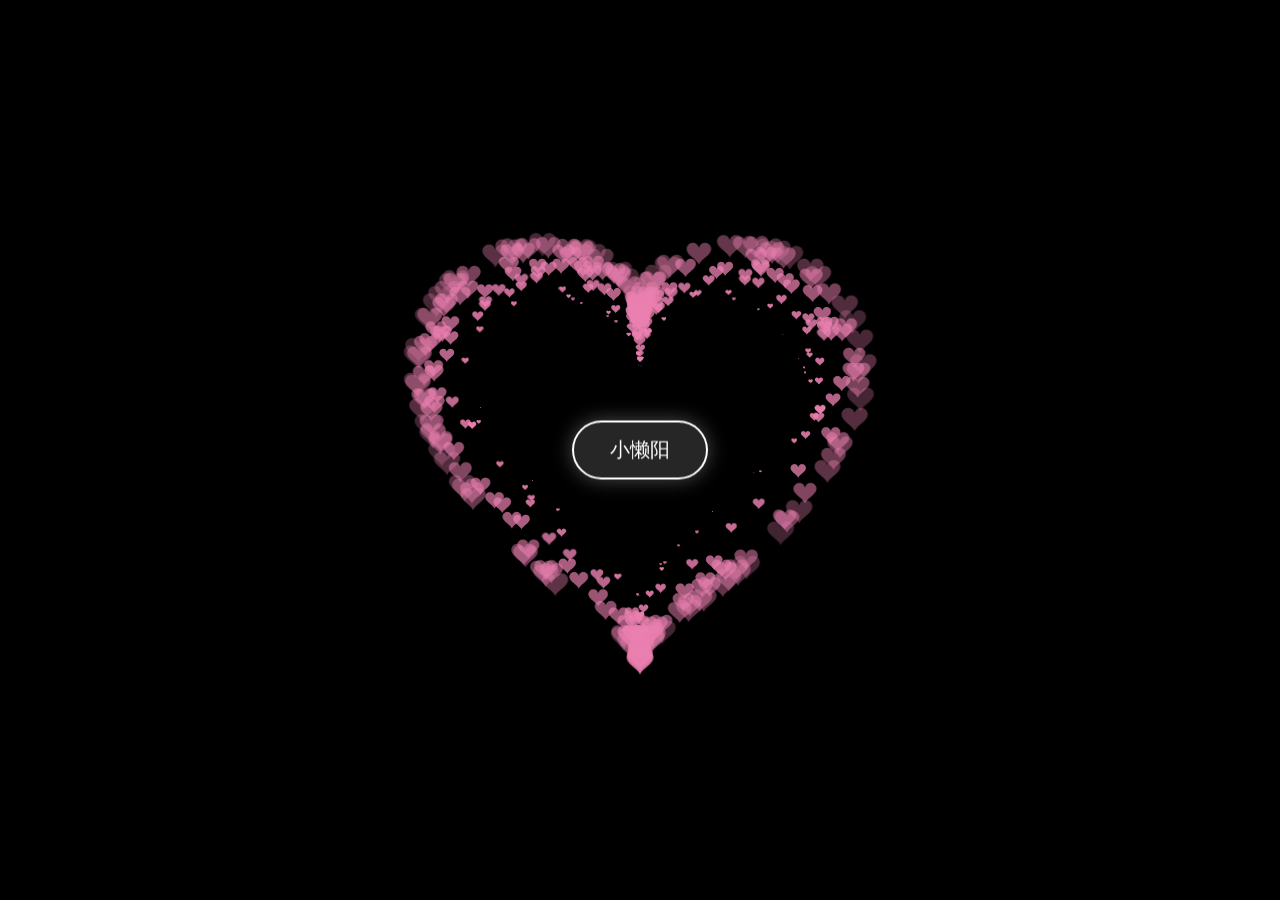
<file: index.html>
<!doctype html>
<html lang="zh">

<head>
    <meta charset="UTF-8">
    <meta http-equiv="X-UA-Compatible" content="IE=edge,chrome=1">
    <meta name="viewport" content="width=device-width, initial-scale=1.0">
    <title>Happy Birthday</title>
    <link rel="stylesheet" type="text/css" href="css/styles.css">
</head>

<style>
    .iframepage {
        -webkit-overflow-scrolling: touch;
        overflow-x: scroll;
        overflow-y: hidden;
    }

    ::-webkit-scrollbar {
        width: 0px;
    }

    /*局部滚动的dom节点*/
    .scroll-el {
        overflow: auto;
    }
</style>

<body>
    <iframe src="./html/love.html" id="iframepage" scrolling="no" onload="changeFrameHeight()" frameborder="0"
        style="width:100%" marginwidth="0" marginheight="0"></iframe>
    <script src="js/jquery-2.1.1.min.js" type="text/javascript"></script>
    <script src="js/account.js" type="text/javascript"></script>

</body>

</html>
</file>
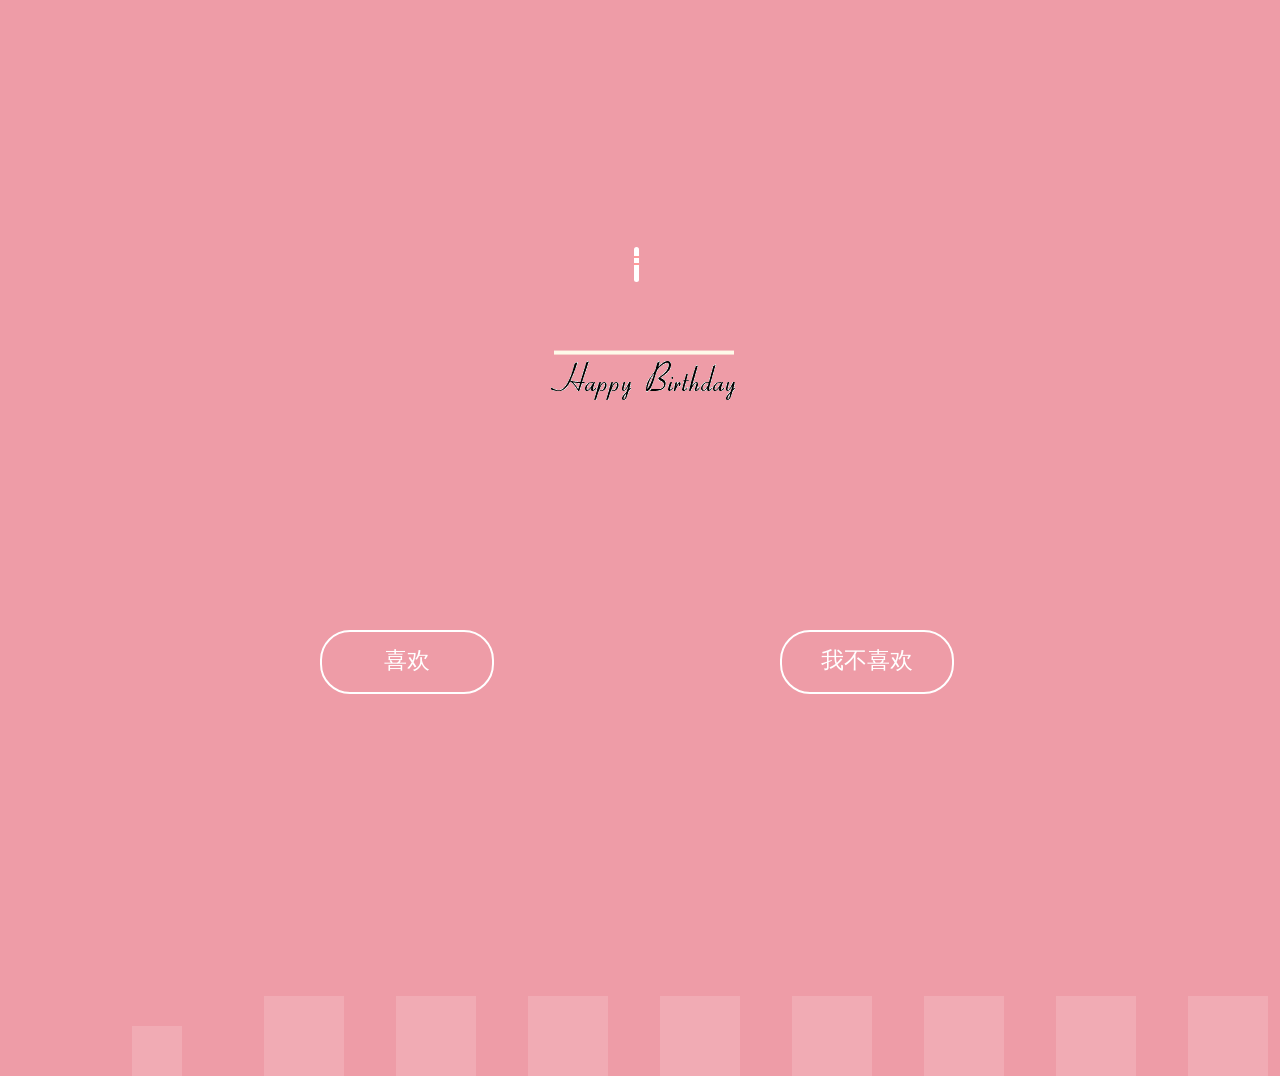
<file: html/BirthdayCake.html>
<!DOCTYPE html>
<html>

<head>

  <meta charset="UTF-8">

  <title>Happy Birthday</title>
  <link rel="stylesheet" href="../css/styless.css" media="screen" type="text/css" />
</head>

<body class="bg">

  <div>
    <div class="velas">
      <div class="fuego"></div>
      <div class="fuego"></div>
      <div class="fuego"></div>
      <div class="fuego"></div>
      <div class="fuego"></div>
    </div>
    <svg id="cake" version="1.1" x="0px" y="0px" width="200px" height="500px" viewBox="0 0 200 500"
      enable-background="new 0 0 200 500" xml:space="preserve">
      <path fill="#a88679" d="M173.667-13.94c-49.298,0-102.782,0-147.334,0c-3.999,0-4-16.002,0-16.002
    		c44.697,0,96.586,0,147.334,0C177.667-29.942,177.668-13.94,173.667-13.94z">
        <animate id="bizcocho_3" attributeName="d" calcMode="spline" keySplines="0 0 1 1; 0 0 1 1" begin="relleno_2.end"
          dur="0.3s" fill="freeze" values="
                              M173.667-13.94c-49.298,0-102.782,0-147.334,0c-3.999,0-4-16.002,0-16.002
    		c44.697,0,96.586,0,147.334,0C177.667-29.942,177.668-13.94,173.667-13.94z
                              ;
                              M173.667,411.567c-47.995,12.408-102.955,12.561-147.334,0
    		c-3.848-1.089-0.189-16.089,3.661-15.002c44.836,12.66,90.519,12.753,139.427,0.07
    		C173.293,395.631,177.541,410.566,173.667,411.567z
                              ;
                              M173.667,427.569c-49.795,0-101.101,0-147.334,0c-3.999,0-4-16.002,0-16.002
    		c46.385,0,97.539,0,147.334,0C177.668,411.567,177.667,427.569,173.667,427.569z
                              " />
      </path>
      <path fill="#8b6a60" d="M100-178.521c1.858,0,3.364,1.506,3.364,3.363c0,0,0,33.17,0,44.227
    		c0,19.144,0,57.431,0,76.574c0,10.152,0,40.607,0,40.607c0,1.858-1.506,3.364-3.364,3.364l0,0c-1.858,0-3.364-1.506-3.364-3.364c0,0,0-30.455,0-40.607c0-19.144,0-57.432,0-76.575c0-11.057,0-44.226,0-44.226C96.636-177.015,98.142-178.521,100-178.521
    		L100-178.521z">
        <animate id="relleno_2" attributeName="d" calcMode="spline" keySplines="0 0 1 1; 0 0 1 1; 0 0 0.58 1"
          begin="bizcocho_2.end" dur="0.5s" fill="freeze" values="
                              M100-178.521c1.858,0,3.364,1.506,3.364,3.363c0,0,0,33.17,0,44.227
    		c0,19.144,0,57.431,0,76.574c0,10.152,0,40.607,0,40.607c0,1.858-1.506,3.364-3.364,3.364l0,0c-1.858,0-3.364-1.506-3.364-3.364c0,0,0-30.455,0-40.607c0-19.144,0-57.432,0-76.575c0-11.057,0-44.226,0-44.226C96.636-177.015,98.142-178.521,100-178.521
    		L100-178.521z
                              ;
                              M100,267.257c1.858,0,3.364,1.506,3.364,3.363c0,0,0,33.17,0,44.227
    		c0,19.143,0,57.43,0,76.574c0,10.151,0,40.606,0,40.606c0,1.858-1.506,3.364-3.364,3.364l0,0c-1.858,0-3.364-1.506-3.364-3.364
    		c0,0,0-30.455,0-40.606c0-19.145,0-57.432,0-76.576c0-11.057,0-44.225,0-44.225C96.636,268.763,98.142,267.257,100,267.257
    		L100,267.257z
                              ;
                              M93.928,405.433c-0.655,6.444-0.102,9.067,2.957,11.798c0,0,8.083,5.571,16.828,3.503
    		c18.629-4.406,43.813,6.194,50.792,7.791c14.75,3.375,9.162,6.867,9.162,6.867c-2.412,2.258-58.328,0-73.667,0l0,0
    		c-1.858,0-69.995,2.133-73.667,0c0,0-3.337-2.439,6.172-5.992c11.375-4.25,52.875,8.822,47.139-9.442
    		c-6.333-20.167,5.226-21.514,5.226-21.514c3.435-0.915,12.78-6.663,10.923-0.546L93.928,405.433z
                              ;
                              M102.242,427.569c5.348,0,14.079,0,17.462,0c0,0,17.026,0,27.504,0
    		c19.143,0,20.39-3.797,26.459,0c3,1.877,0,7.823,0,7.823c-2.412,2.258-58.328,0-73.667,0l0,0c-1.858,0-67.187,0-73.667,0
    		c0,0-4.125-4.983,0-7.823c5.201-3.58,16.085,0,23.725,0c8.841,0,20.762,0,20.762,0c3.686,0,8.597,0,19.511,0H102.242z
                              " />
      </path>
      <path fill="#a88679" d="M173.667-15.929c-46.512,0-105.486,0-147.334,0c-3.999,0-4-16.002,0-16.002
    		c43.566,0,97.96,0,147.334,0C177.667-31.931,177.666-15.929,173.667-15.929z">
        <animate id="bizcocho_2" attributeName="d" calcMode="spline" keySplines="0 0 1 1; 0 0 1 1; 0.25 0 0.58 1"
          begin="relleno_1.end" dur="0.5s" fill="freeze" values="
                              M173.667-15.929c-46.512,0-105.486,0-147.334,0c-3.999,0-4-16.002,0-16.002
    		c43.566,0,97.96,0,147.334,0C177.667-31.931,177.666-15.929,173.667-15.929z
                              ;
                              M173.434,445.393c-47.269,8.001-105.245,8.001-147.334,0c-3.929-0.747-0.692-16.543,3.243-15.824
    		c43.828,8.001,92.165,8.001,140.739,0C174.029,428.918,177.377,444.726,173.434,445.393z
                              ;
                              M173.667,449.514c-47.576-5.454-102.799-5.744-147.333,0c-3.966,0.512-3.938-15.297,0-16.002
    		c43.683-7.823,97.646-8.026,147.333,0C177.616,434.15,177.642,449.969,173.667,449.514z
                              ;
                              M173.667,451.394c-49.298,0-102.782,0-147.334,0c-3.999,0-4-16.002,0-16.002
    		c44.697,0,96.586,0,147.334,0C177.667,435.392,177.668,451.394,173.667,451.394z
                              " />
      </path>
      <path fill="#8b6a60" d="M101.368-73.685c0,12.164,0,15.18,0,28.519c0,22.702,0-13.661,0,8.304c0,14.48,0,18.233,0,30.512
    		c0,1.753-2.958,1.847-2.958,0c0-12.68,0-16.277,0-30.401c0-21.983,0,11.66,0-8.305c0-13.027,0-15.992,0-28.628
    		C98.411-75.883,101.368-75.592,101.368-73.685z">
        <animate id="relleno_1" attributeName="d" calcMode="spline" keySplines="0 0 1 1; 0 0 1 1; 0 0 0.6 1"
          begin="bizcocho_1.end" dur="0.5s" fill="freeze" values="
                              M101.368-73.685c0,12.164,0,15.18,0,28.519c0,22.702,0-13.661,0,8.304c0,14.48,0,18.233,0,30.512
    		c0,1.753-2.958,1.847-2.958,0c0-12.68,0-16.277,0-30.401c0-21.983,0,11.66,0-8.305c0-13.027,0-15.992,0-28.628
    		C98.411-75.883,101.368-75.592,101.368-73.685z
                              ;
                              M101.368,350.885c0,12.164,0,65.18,0,78.518c0,22.703,0-33.66,0-11.695c0,14.48,0,28.232,0,40.512
    		c0,1.753-2.958,1.847-2.958,0c0-12.68,0-26.277,0-40.402c0-21.982,0,31.66,0,11.695c0-13.027,0-65.992,0-78.627
    		C98.411,348.686,101.368,348.977,101.368,350.885z
                              ;
                              M128.38,447.567c37.626,6.312,39.303,13.658,26.833,12.833c-22.653-1.499-13.636-0.831-23.302-0.831
    		c-14.48,0-17.884,0-30.163,0c-2.087,0-2.068,0-3.915,0c-13.333,0-8.963,0-23.088,0c-11.668,0-14.062,5.995-27.532,1.164
    		c-12.629-4.529,38.667-3.167,46.833-17.333C100.077,432.94,105.546,443.736,128.38,447.567z
                              ;
                              M173.667,451.394c2.875,0,2.997,9.257,0,9.131c-22.662-0.956-32.09-0.956-41.756-0.956
    		c-14.48,0-17.884,0-30.163,0c-2.087,0-2.068,0-3.915,0c-13.333,0-8.963,0-23.088,0c-11.668,0-34.99-0.294-48.412,1.831
    		c-4.109,0.65-3.01-10.006,0-10.006C37.129,451.394,149.379,451.394,173.667,451.394z
                              " />
      </path>
      <path fill="#a88679" d="M173.667,21.571c-33.174,0-111.467,0-147.334,0c-4,0-4-16.002,0-16.002c39.836,0,105.982,0,147.334,0
    		C177.668,5.569,177.667,21.571,173.667,21.571z">
        <animate id="bizcocho_1" attributeName="d" calcMode="spline"
          keySplines="0 0 1 1; 0 0 1 1; 0 0 1 1; 0.25 0 1 1; 0 0 1 1; 0.25 0 0.6 1" begin="2s" dur="0.8s" fill="freeze"
          values="
                              M173.667,21.571c-33.174,0-111.467,0-147.334,0c-4,0-4-16.002,0-16.002c39.836,0,105.982,0,147.334,0
    		C177.668,5.569,177.667,21.571,173.667,21.571z
                              ;
                              M173.667,459.569c-33.197,16.002-110.782,16.002-147.334,0c-3.664-1.604,1.614-15.617,5.337-14.153
    		c40.702,16.002,94.289,16.104,136.505,0.103C171.917,444.1,177.271,457.832,173.667,459.569z
                              ;
                              M171.817,475.571c-39.361-3.001-105.438-2.571-143.556,0c-3.991,0.27-7.377-14.736-3.387-15.014
    		c41.553-2.888,104.421-3.121,150.51-0.233C179.378,460.574,175.806,475.875,171.817,475.571z
                              ;
                              M171.817,459.564c-38.8-12.188-104.504-13.762-143.556,0c-3.772,1.329-7.961-12.604-4.178-13.905
    		c40.864-14.064,105.114-15.52,151.918-0.973C179.822,445.874,175.634,460.762,171.817,459.564z
                              ;
                              M173.667,475.571c-46.376-5.005-105.924-4.003-147.334,0c-3.981,0.385-3.479-15.421,0.479-16.002
    		c43.087-6.327,97.705-7.083,146.855,0.438C177.621,460.613,177.644,476,173.667,475.571z
                              ;
                              M173.667,474.117c-46.376,1.866-105.638,2.01-147.334,0c-3.995-0.192-3.52-16.144,0.479-16.002
    		c43.794,1.55,96.341,1.541,145.723,0C176.532,457.99,177.663,473.956,173.667,474.117z
                              ;
                              M173.667,475.571c-46.512,0-105.486,0-147.334,0c-3.999,0-4-16.002,0-16.002c43.566,0,97.96,0,147.334,0
    		C177.667,459.569,177.666,475.571,173.667,475.571z
                              " />
      </path>
      <path fill="#fefae9" d="M104.812,113.216c0,3.119-2.164,5.67-4.812,5.67c-2.646,0-4.812-2.551-4.812-5.67c0-5.594,0-16.782,0-22.375
    	c0-5.143,0-15.427,0-20.568c0-7.333,0-21.998,0-29.33c0-5.523,0-16.569,0-22.092c0-3.295,0-9.885,0-13.181
    	C95.188,2.551,97.353,0,100,0c2.648,0,4.812,2.551,4.812,5.669c0,3.248,0,9.743,0,12.991c0,5.428,0,16.284,0,21.711
    	c0,7.618,0,22.854,0,30.472c0,4.952,0,14.854,0,19.807C104.812,96.292,104.812,107.576,104.812,113.216z">
        <animate id="crema" attributeName="d" calcMode="spline"
          keySplines="0 0 1 1; 0 0 1 1; 0 0 1 1; 0.25 0 1 1; 0 0 1 1; 0 0 0.58 1" begin="bizcocho_3.end" dur="2s"
          fill="freeze" values="
                              M104.812,113.216c0,3.119-2.164,5.67-4.812,5.67c-2.646,0-4.812-2.551-4.812-5.67c0-5.594,0-16.782,0-22.375
    	c0-5.143,0-15.427,0-20.568c0-7.333,0-21.998,0-29.33c0-5.523,0-16.569,0-22.092c0-3.295,0-9.885,0-13.181
    	C95.188,2.551,97.353,0,100,0c2.648,0,4.812,2.551,4.812,5.669c0,3.248,0,9.743,0,12.991c0,5.428,0,16.284,0,21.711
    	c0,7.618,0,22.854,0,30.472c0,4.952,0,14.854,0,19.807C104.812,96.292,104.812,107.576,104.812,113.216z
                              ;
                              M104.812,405.897c0,3.119-2.164,5.67-4.812,5.67c-2.646,0-4.812-2.551-4.812-5.67c0-5.594,0-16.782,0-22.376
    	c0-5.143,0-15.426,0-20.568c0-7.332,0-21.997,0-29.33c0-5.522,0-16.568,0-22.092c0-3.295,0-9.885,0-13.181
    	c0-3.118,2.165-5.669,4.812-5.669c2.648,0,4.812,2.551,4.812,5.669c0,3.247,0,9.743,0,12.991c0,5.428,0,16.283,0,21.711
    	c0,7.618,0,22.854,0,30.473c0,4.951,0,14.854,0,19.807C104.812,388.972,104.812,400.256,104.812,405.897z
                              ;
                              M111.873,411.567c-3.119,0-9.226,0-11.874,0c-2.646,0-7.748,0-10.867,0c-7.086,0-12.698,0-18.292,0
    	c-6.592,0-12.871,7.371-19.166,3.008c-10.043-6.961-7.776-10.169,2.991-17.745c12.61-8.873,27.713,1.994,25.919-7.531
    	c-2.589-13.742,11.008-14.513,11.365-17.789c0.441-4.051,4.235-11.107,8.051-8.175c3.113,2.393,1.007,8.008,0,13.159
    	c-1.871,9.569,8.058,2.113,9.494,14.155c2.592,21.732,21.184-0.675,29.309,7.976c5.216,5.553,18.413,5.552,15.426,12.942
    	c-3.131,7.745-15.825-4.369-23.8,2.903C126.261,418.271,118.301,411.567,111.873,411.567z
                              ;
                              M111.873,411.567c-3.119,0-9.226,0-11.874,0c-2.646,0-9.734,4.069-12.853,4.069
    	c-7.086,0-10.712-4.069-16.306-4.069c-6.592,0-12.12,6.013-19.166,3.008c-7.053-3.008-7.458,2.026-18.659,1.165
    	c-6.832-0.525-7.522-3.034-7.533-6.265c-0.037-10.336,22.073-2.452,36.613-2.628c10.234-0.124,19.856-1.439,37.905-2.102
    	c16.642-0.61,32.699,1.552,46.009,1.927c12.438,0.351,29.663-8.99,31.532,3.315c0.773,5.093-5.605,3.342-11.211,9.579
    	c-5.093,5.667-7.59-4.605-12.965-3.832c-8.269,1.189-14.962-8.537-22.937-1.265C126.261,418.271,118.301,411.567,111.873,411.567z
                              ;
                              M110.946,413.652c-2.904-1.137-8.405-2.748-12.446-0.97c-6.099,2.685-7.273,10.358-13.253,8.242
    	c-7.843-2.775-8.953-5.008-14.546-5.01c-24.653-0.011-4.849,26.507-18.264,26.507c-12.377,0,5.791-33.537-19.422-26.682
    	c-7.703,2.095-9.806-0.942-9.817-4.173c-0.037-10.336,24.357-4.544,38.897-4.72c10.234-0.124,19.856-1.439,37.905-2.102
    	c16.642-0.61,32.699,1.552,46.009,1.927c12.438,0.351,28.973-8.865,31.532,3.315c1.449,6.896,0.318,15.624-3.874,15.624
    	c-7.619,0-1.788-15.192-19.243-7.111c-7.581,3.51-15.963-9.738-26.669,1.066C120.644,426.744,118.381,416.561,110.946,413.652z
                              ;
                              M111.547,413.9c-2.969-0.956-8.775-0.949-13.167-0.5c-14.667,1.5-8.325,16.508-14.667,16.666
    	c-6.667,0.166-0.167-13.5-13.013-14.151c-30.471-1.545-5.572,46.651-18.987,46.651c-12.377,0,10.333-50.166-18.667-44.5
    	c-7.835,1.531-9.537-1.417-9.548-4.647c-0.037-10.336,23.675-5.177,38.215-5.353c10.234-0.124,20.618-1.671,38.667-2.333
    	c16.642-0.61,32.023,1.458,45.333,1.833c12.438,0.351,33.819-8.431,33.199,4.001c-0.532,10.666,0.414,26.166-5.245,25.833
    	c-7.606-0.447-2.954-31.5-19.243-18.899c-7.985,6.177-17.658-5.969-27.377,5.732C118.88,434.066,121.38,417.067,111.547,413.9z
                              ;
                              M111.547,415.233c-6.667-0.834-9.667,4.667-13.833,3.333c-19.649-6.291-8.158,22.176-14.5,22.334
    	c-6.667,0.166,2.833-18-13.333-22.167c-29.544-7.615-9.667,43.833-20.167,43.833c-10.333,0,8.004-55.006-16.833-39
    	c-7.5,4.833-9.508-3.78-9.299-7.004c0.799-12.329,23.592-7.153,38.132-7.329c10.234-0.124,20.238-1.505,38.287-2.167
    	c16.642-0.61,32.903,1.125,46.213,1.5c12.438,0.351,35.058-5.579,31.863,6.451c-5.532,20.833,1.25,28.216-4.409,27.883
    	c-7.606-0.447-6.058-37.895-20.62-23.333c-10.167,10.166-15.972-0.747-25,12C119.547,443.568,121.798,416.515,111.547,415.233z
                              " />
      </path>
      <rect class="come" x="10" y="475.571" fill="#fefae9" width="180" height="4" />
    </svg>
  </div>
  <div class="happy">
    <img src="../img/HappyBirthday.png">
  </div>
  <div class="button-style1">
    <a href="Memories.html" class="lk1">
      <div class="link1">
        <div class="bt1">
          喜欢
        </div>
      </div>
    </a>
  </div>
  <div class="button-style2">
    <a class="lk2">
      <div class="link2">
        <div class="bt1">
          我不喜欢
        </div>
      </div>
    </a>
  </div>
  <ul class="bg-bubbles">
    <li></li>
    <li></li>
    <li></li>
    <li></li>
    <li></li>
    <li></li>
    <li></li>
    <li></li>
    <li></li>
    <li></li>
  </ul>
  <script src='../js/jquery.js'></script>
  <audio src="../music/2.mp3" autoplay="autoplay" loop="loop">
</body>

</html>
</file>
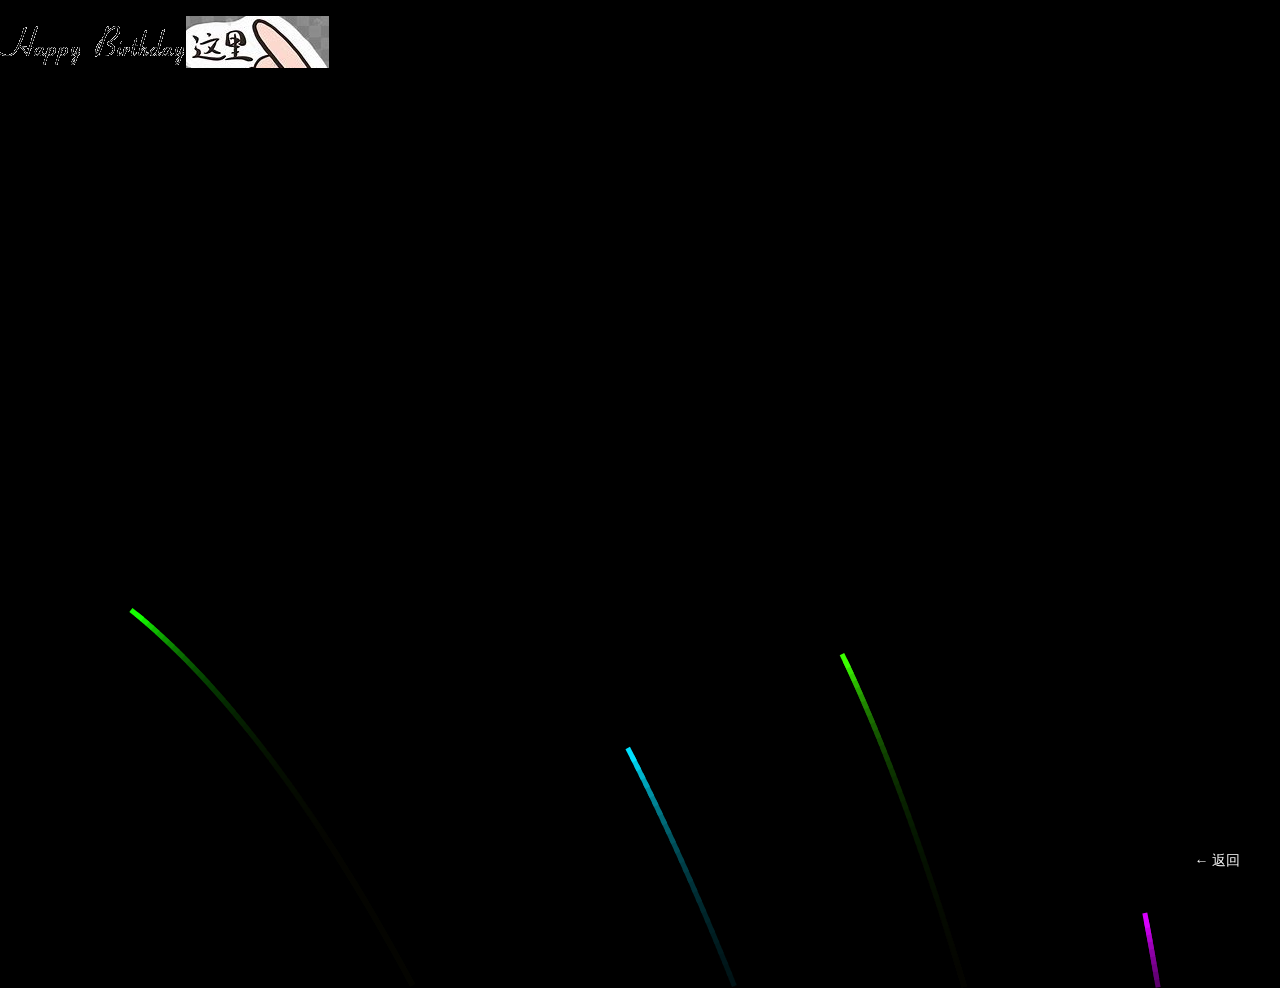
<file: html/EasterEgg.html>
<!DOCTYPE html>
<html lang="en">
<script>
  var _hmt = _hmt || [];
  (function () {
    var hm = document.createElement("script");
    hm.src = "https://hm.baidu.com/hm.js?c923daf3182a4b0ce01878475080aadc";
    var s = document.getElementsByTagName("script")[0];
    s.parentNode.insertBefore(hm, s);
  })();
</script>

<head>
  <meta charset="UTF-8">
  <title>生日快乐！</title>
</head>
<style>
  body {
    margin: 0;
    overflow: hidden;
    background: black;
  }
  canvas {
    position: absolute;
  }
</style>

<body>
<audio id="bgMusic" loop="loop" preload="auto">
  <source src="../music/shun.mp3">
</audio>
<p><a href="./photos.html"><img src="../img/HappyBirthday.png"></a><img src="../img/clickhere.png" ></p>
<!--<img src="../img/h.jpg">-->
<canvas></canvas>
<canvas></canvas>
<canvas></canvas>

<script src="../js/music-continue.js"></script>
<script>

  function GetRequest() {
    var url = decodeURI(location.search); //获取url中"?"符后的字串
    var theRequest = new Object();
    if (url.indexOf("?") != -1) {
      var str = url.substr(1);
      strs = str.split("&");
      for (var i = 0; i < strs.length; i++) {
        theRequest[strs[i].split("=")[0]] = unescape(strs[i].split("=")[1]);
      }
    }
    return theRequest;
  }
  class Shard {
    constructor(x, y, hue) {
      this.x = x;
      this.y = y;
      this.hue = hue;
      this.lightness = 50;
      this.size = 15 + Math.random() * 10;
      const angle = Math.random() * 2 * Math.PI;
      const blastSpeed = 1 + Math.random() * 6;
      this.xSpeed = Math.cos(angle) * blastSpeed;
      this.ySpeed = Math.sin(angle) * blastSpeed;
      this.target = getTarget();
      this.ttl = 100;
      this.timer = 0;
    }
    draw() {
      ctx2.fillStyle = `hsl(${this.hue}, 100%, ${this.lightness}%)`;
      ctx2.beginPath();
      ctx2.arc(this.x, this.y, this.size, 0, 2 * Math.PI);
      ctx2.closePath();
      ctx2.fill();
    }
    update() {
      if (this.target) {
        const dx = this.target.x - this.x;
        const dy = this.target.y - this.y;
        const dist = Math.sqrt(dx * dx + dy * dy);
        const a = Math.atan2(dy, dx);
        const tx = Math.cos(a) * 5;
        const ty = Math.sin(a) * 5;
        this.size = lerp(this.size, 1.5, 0.05);

        if (dist < 5) {
          this.lightness = lerp(this.lightness, 100, 0.01);
          this.xSpeed = this.ySpeed = 0;
          this.x = lerp(this.x, this.target.x + fidelity / 2, 0.05);
          this.y = lerp(this.y, this.target.y + fidelity / 2, 0.05);
          this.timer += 1;
        } else
        if (dist < 10) {
          this.lightness = lerp(this.lightness, 100, 0.01);
          this.xSpeed = lerp(this.xSpeed, tx, 0.1);
          this.ySpeed = lerp(this.ySpeed, ty, 0.1);
          this.timer += 1;
        } else {
          this.xSpeed = lerp(this.xSpeed, tx, 0.02);
          this.ySpeed = lerp(this.ySpeed, ty, 0.02);
        }
      } else {
        this.ySpeed += 0.05;
        //this.xSpeed = lerp(this.xSpeed, 0, 0.1);
        this.size = lerp(this.size, 1, 0.05);

        if (this.y > c2.height) {
          shards.forEach((shard, idx) => {
            if (shard === this) {
              shards.splice(idx, 1);
            }
          });
        }
      }
      this.x = this.x + this.xSpeed;
      this.y = this.y + this.ySpeed;
    }
  }


  class Rocket {
    constructor() {
      const quarterW = c2.width / 4;
      this.x = quarterW + Math.random() * (c2.width - quarterW);
      this.y = c2.height - 15;
      this.angle = Math.random() * Math.PI / 4 - Math.PI / 6;
      this.blastSpeed = 6 + Math.random() * 7;
      this.shardCount = 15 + Math.floor(Math.random() * 15);
      this.xSpeed = Math.sin(this.angle) * this.blastSpeed;
      this.ySpeed = -Math.cos(this.angle) * this.blastSpeed;
      this.hue = Math.floor(Math.random() * 360);
      this.trail = [];
    }
    draw() {
      ctx2.save();
      ctx2.translate(this.x, this.y);
      ctx2.rotate(Math.atan2(this.ySpeed, this.xSpeed) + Math.PI / 2);
      ctx2.fillStyle = `hsl(${this.hue}, 100%, 50%)`;
      ctx2.fillRect(0, 0, 5, 15);
      ctx2.restore();
    }
    update() {
      this.x = this.x + this.xSpeed;
      this.y = this.y + this.ySpeed;
      this.ySpeed += 0.1;
    }

    explode() {
      for (let i = 0; i < 70; i++) {
        shards.push(new Shard(this.x, this.y, this.hue));
      }
    }
  }

  console.log(GetRequest('val').val)
  // INITIALIZATION
  const [c1, c2, c3] = document.querySelectorAll('canvas');
  const [ctx1, ctx2, ctx3] = [c1, c2, c3].map(c => c.getContext('2d'));
  let fontSize = 200;
  const rockets = [];
  const shards = [];
  const targets = [];
  const fidelity = 3;
  let counter = 0;
  c2.width = c3.width = window.innerWidth;
  c2.height = c3.height = window.innerHeight;
  ctx1.fillStyle = '#000';
  const text = '懒阳阳,生日快乐呀！'
  let textWidth = 99999999;

  while (textWidth > window.innerWidth) {
    ctx1.font = `900 ${fontSize--}px Arial`;
    textWidth = ctx1.measureText(text).width;
  }

  c1.width = textWidth;
  c1.height = fontSize * 1.5;
  ctx1.font = `900 ${fontSize}px Arial`;
  ctx1.fillText(text, 0, fontSize);
  const imgData = ctx1.getImageData(0, 0, c1.width, c1.height);
  for (let i = 0, max = imgData.data.length; i < max; i += 4) {
    const alpha = imgData.data[i + 3];
    const x = Math.floor(i / 4) % imgData.width;
    const y = Math.floor(i / 4 / imgData.width);

    if (alpha && x % fidelity === 0 && y % fidelity === 0) {
      targets.push({ x, y });
    }
  }

  ctx3.fillStyle = '#FFF';
  ctx3.shadowColor = '#FFF';
  ctx3.shadowBlur = 25;

  // ANIMATION LOOP
  (function loop() {
    ctx2.fillStyle = "rgba(0, 0, 0, .1)";
    ctx2.fillRect(0, 0, c2.width, c2.height);
    //ctx2.clearRect(0, 0, c2.width, c2.height);
    counter += 1;

    if (counter % 15 === 0) {
      rockets.push(new Rocket());
    }
    rockets.forEach((r, i) => {
      r.draw();
      r.update();
      if (r.ySpeed > 0) {
        r.explode();
        rockets.splice(i, 1);
      }
    });

    shards.forEach((s, i) => {
      s.draw();
      s.update();

      if (s.timer >= s.ttl || s.lightness >= 99) {
        ctx3.fillRect(s.target.x, s.target.y, fidelity + 1, fidelity + 1);
        shards.splice(i, 1);
      }
    });

    requestAnimationFrame(loop);
  })();

  // HELPER FUNCTIONS
  const lerp = (a, b, t) => Math.abs(b - a) > 0.1 ? a + t * (b - a) : b;

  function getTarget() {
    if (targets.length > 0) {
      const idx = Math.floor(Math.random() * targets.length);
      let { x, y } = targets[idx];
      targets.splice(idx, 1);

      x += c2.width / 2 - textWidth / 2;
      y += c2.height / 2 - fontSize / 2;

      return { x, y };
    }
  }
</script>
<a href="javascript:history.back()" style="position:fixed;right:20px;bottom:20px;z-index:9999;display:inline-block;padding:10px 20px;background:rgba(0,0,0,.5);color:#fff;text-decoration:none;border-radius:25px;font-size:14px;box-shadow:0 2px 8px rgba(0,0,0,.3);font-family:Microsoft YaHei;">← 返回</a>
</body>
</html>
</file>
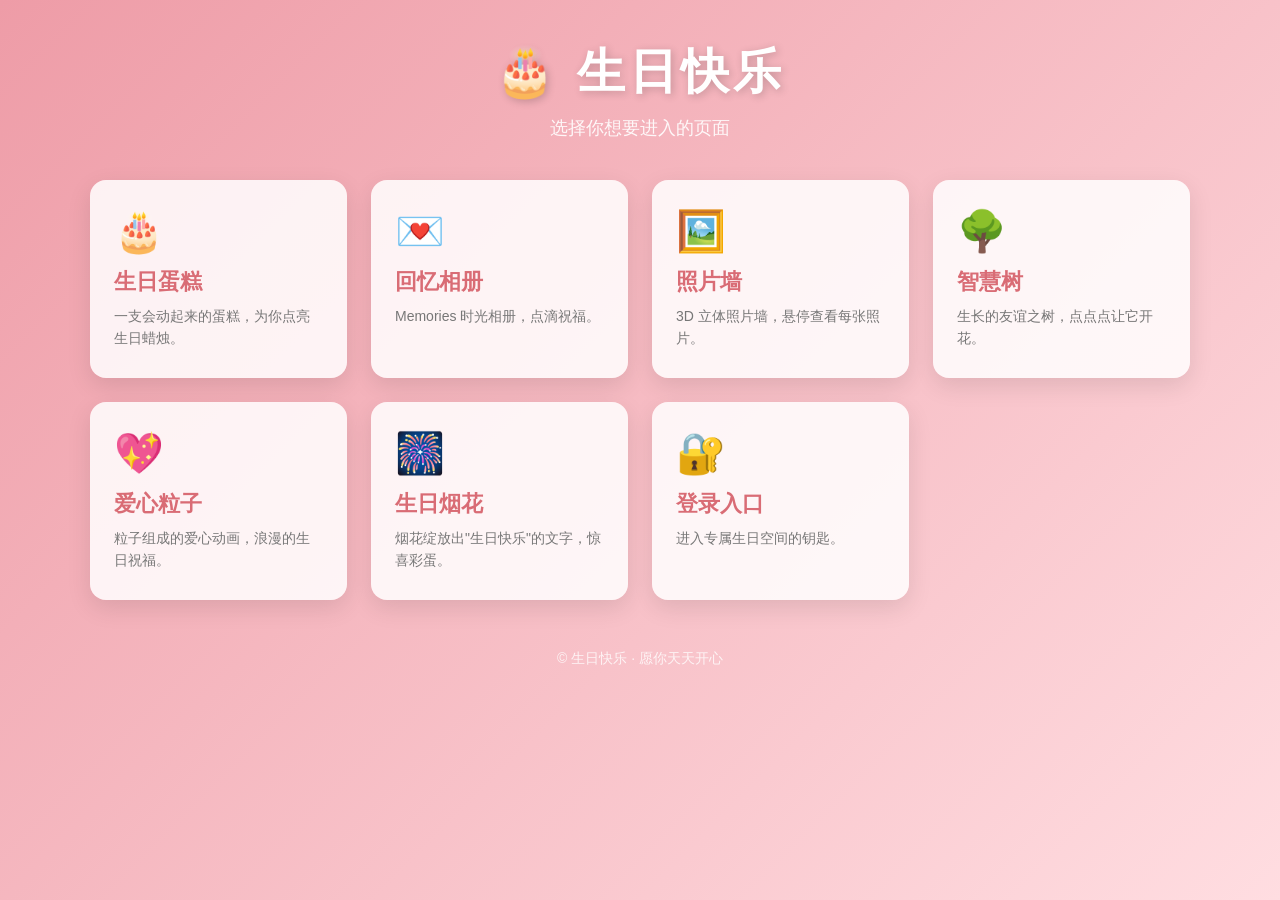
<file: html/home.html>
<!DOCTYPE html>
<html lang="zh-CN">

<head>
  <meta charset="UTF-8">
  <meta name="viewport" content="width=device-width, initial-scale=1.0">
  <title>生日快乐 - 首页</title>
  <style>
    * {
      margin: 0;
      padding: 0;
      box-sizing: border-box;
    }
    body {
      min-height: 100vh;
      font-family: "Microsoft YaHei", sans-serif;
      background: linear-gradient(135deg, #ee9ca7 0%, #ffdde1 100%);
      display: flex;
      flex-direction: column;
      align-items: center;
      padding: 40px 20px;
    }
    .title {
      text-align: center;
      margin-bottom: 40px;
    }
    .title h1 {
      font-size: 48px;
      color: #fff;
      text-shadow: 2px 2px 8px rgba(0, 0, 0, .2);
      letter-spacing: 4px;
    }
    .title p {
      margin-top: 12px;
      font-size: 18px;
      color: rgba(255, 255, 255, .9);
    }
    .grid {
      display: grid;
      grid-template-columns: repeat(auto-fit, minmax(240px, 1fr));
      gap: 24px;
      width: 100%;
      max-width: 1100px;
    }
    .card {
      display: block;
      text-decoration: none;
      background: rgba(255, 255, 255, .85);
      border-radius: 16px;
      padding: 28px 24px;
      color: #444;
      box-shadow: 0 8px 24px rgba(0, 0, 0, .1);
      transition: transform .3s, box-shadow .3s, background .3s;
      position: relative;
      overflow: hidden;
    }
    .card:hover {
      transform: translateY(-6px);
      box-shadow: 0 16px 32px rgba(0, 0, 0, .18);
      background: rgba(255, 255, 255, .95);
    }
    .card .icon {
      font-size: 40px;
      margin-bottom: 12px;
    }
    .card h2 {
      font-size: 22px;
      margin-bottom: 8px;
      color: #d96c75;
    }
    .card p {
      font-size: 14px;
      line-height: 1.6;
      color: #777;
    }
    .card::after {
      content: "→";
      position: absolute;
      right: 20px;
      bottom: 16px;
      font-size: 22px;
      color: #ee9ca7;
      opacity: 0;
      transition: opacity .3s, transform .3s;
    }
    .card:hover::after {
      opacity: 1;
      transform: translateX(4px);
    }
    .footer {
      margin-top: 50px;
      color: rgba(255, 255, 255, .8);
      font-size: 14px;
    }
    /* 气泡背景 */
    .bubbles {
      position: fixed;
      top: 0;
      left: 0;
      width: 100%;
      height: 100%;
      z-index: -1;
      overflow: hidden;
      pointer-events: none;
    }
    .bubbles span {
      position: absolute;
      bottom: -80px;
      display: block;
      width: 40px;
      height: 40px;
      background: rgba(255, 255, 255, .25);
      border-radius: 50%;
      animation: rise 18s infinite ease-in;
    }
    .bubbles span:nth-child(1) { left: 10%; animation-duration: 16s; }
    .bubbles span:nth-child(2) { left: 25%; width: 60px; height: 60px; animation-duration: 20s; }
    .bubbles span:nth-child(3) { left: 40%; animation-duration: 13s; }
    .bubbles span:nth-child(4) { left: 55%; width: 70px; height: 70px; animation-duration: 24s; }
    .bubbles span:nth-child(5) { left: 70%; animation-duration: 17s; }
    .bubbles span:nth-child(6) { left: 85%; width: 50px; height: 50px; animation-duration: 22s; }
    @keyframes rise {
      0%   { transform: translateY(0) scale(1); opacity: 0; }
      10%  { opacity: 1; }
      100% { transform: translateY(-110vh) scale(.6); opacity: 0; }
    }
  </style>
</head>

<body>
  <div class="bubbles">
    <span></span><span></span><span></span><span></span><span></span><span></span>
  </div>

  <div class="title">
    <h1>🎂 生日快乐</h1>
    <p>选择你想要进入的页面</p>
  </div>

  <div class="grid">
    <a class="card" href="./BirthdayCake.html">
      <div class="icon">🎂</div>
      <h2>生日蛋糕</h2>
      <p>一支会动起来的蛋糕，为你点亮生日蜡烛。</p>
    </a>
    <a class="card" href="./Memories.html">
      <div class="icon">💌</div>
      <h2>回忆相册</h2>
      <p>Memories 时光相册，点滴祝福。</p>
    </a>
    <a class="card" href="./photos.html">
      <div class="icon">🖼️</div>
      <h2>照片墙</h2>
      <p>3D 立体照片墙，悬停查看每张照片。</p>
    </a>
    <a class="card" href="./tree.html">
      <div class="icon">🌳</div>
      <h2>智慧树</h2>
      <p>生长的友谊之树，点点点让它开花。</p>
    </a>
    <a class="card" href="./love.html">
      <div class="icon">💖</div>
      <h2>爱心粒子</h2>
      <p>粒子组成的爱心动画，浪漫的生日祝福。</p>
    </a>
    <a class="card" href="./EasterEgg.html">
      <div class="icon">🎆</div>
      <h2>生日烟花</h2>
      <p>烟花绽放出"生日快乐"的文字，惊喜彩蛋。</p>
    </a>
    <a class="card" href="./login.html">
      <div class="icon">🔐</div>
      <h2>登录入口</h2>
      <p>进入专属生日空间的钥匙。</p>
    </a>
  </div>

  <div class="footer">© 生日快乐 · 愿你天天开心</div>


</body>

</html>
</file>
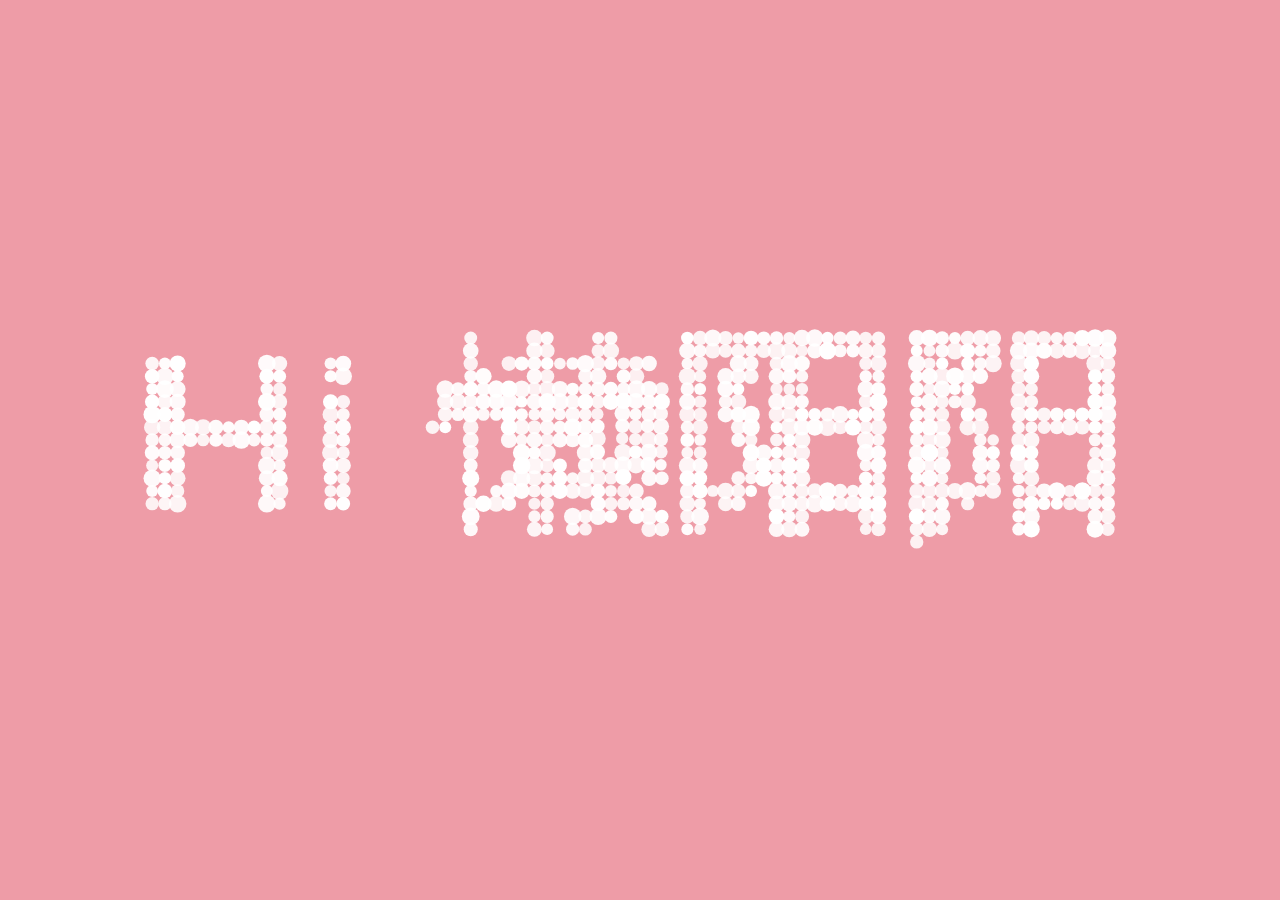
<file: html/index1.html>
<!DOCTYPE html>
<html>

<head>

  <meta charset="UTF-8">

  <title></title>

  <link rel="stylesheet" href="../css/normalizel.css">

  <link rel="stylesheet" href="../css/stylel.css" media="screen" type="text/css" />

</head>

<body>
<canvas class="canvas"></canvas>

<div class="help">?</div>

<div class="ui">
  <input class="ui-input" type="text" />
  <span class="ui-return">↵</span>
</div>

<div class="overlay">
  <div class="tabs">
    <div class="tabs-labels"><span class="tabs-label">Commands</span><span class="tabs-label">Info</span><span class="tabs-label">Share</span></div>

    <div class="tabs-panels">
      <ul class="tabs-panel commands">
        <li class="commands-item"><span class="commands-item-title">Text</span><span class="commands-item-info" data-demo="Hello :)">Type anything</span><span class="commands-item-action">Demo</span></li>
        <li class="commands-item"><span class="commands-item-title">Countdown</span><span class="commands-item-info" data-demo="#countdown 10">#countdown<span class="commands-item-mode">number</span></span><span class="commands-item-action">Demo</span></li>
        <li class="commands-item"><span class="commands-item-title">Time</span><span class="commands-item-info" data-demo="#time">#time</span><span class="commands-item-action">Demo</span></li>
        <li class="commands-item"><span class="commands-item-title">Rectangle</span><span class="commands-item-info" data-demo="#rectangle 30x15">#rectangle<span class="commands-item-mode">width x height</span></span><span class="commands-item-action">Demo</span></li>
        <li class="commands-item"><span class="commands-item-title">Circle</span><span class="commands-item-info" data-demo="#circle 25">#circle<span class="commands-item-mode">diameter</span></span><span class="commands-item-action">Demo</span></li>

        <li class="commands-item commands-item--gap"><span class="commands-item-title">Animate</span><span class="commands-item-info" data-demo="The time is|#time|#countdown 3|#icon thumbs-up"><span class="commands-item-mode">command1</span>&nbsp;|<span class="commands-item-mode">command2</span></span><span class="commands-item-action">Demo</span></li>
      </ul>
    </div>
  </div>
</div>

  <script src="../js/indexl.js"></script>

</body>

</html>
</file>
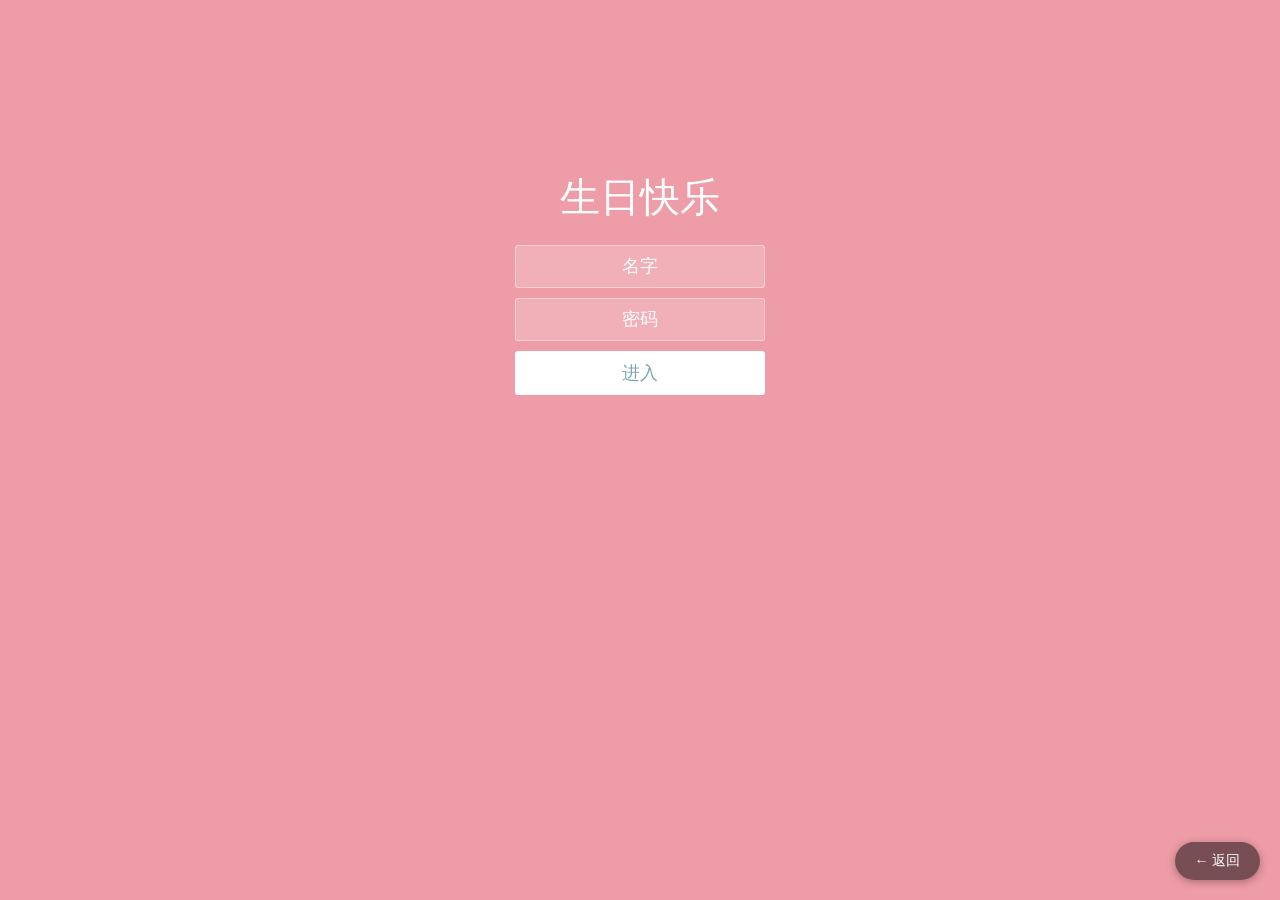
<file: html/login.html>
<!doctype html>
<html lang="zh">

<head>
	<meta charset="UTF-8">
	<meta http-equiv="X-UA-Compatible" content="IE=edge,chrome=1">
	<meta name="viewport" content="width=device-width, initial-scale=1.0">
	<title>Happy Birthday</title>
	<link rel="stylesheet" type="text/css" href="../css/styles.css">
</head>

<body>
	<div class="htmleaf-container">
		<div class="wrapper">
			<div class="container">
				<h1>生日快乐</h1>
				<form class="form">
					<input id="userName" name="userName" type="text" placeholder="名字"><!--value="名字"-->
					<input id="pwd" name="pwd" type="password" placeholder="密码">
					<button type="submit" id="login-button">进入</button>
				</form>
			</div>
			<ul class="bg-bubbles">
				<li></li>
				<li></li>
				<li></li>
				<li></li>
				<li></li>
				<li></li>
				<li></li>
				<li></li>
				<li></li>
				<li></li>
			</ul>
		</div>
	</div>

	<script src="../js/jquery-2.1.1.min.js" type="text/javascript"></script>
	<script src="../js/account.js" type="text/javascript"></script>

<a href="javascript:history.back()" style="position:fixed;right:20px;bottom:20px;z-index:9999;display:inline-block;padding:10px 20px;background:rgba(0,0,0,.5);color:#fff;text-decoration:none;border-radius:25px;font-size:14px;box-shadow:0 2px 8px rgba(0,0,0,.3);font-family:Microsoft YaHei;">← 返回</a>
</body>

</html>
</file>
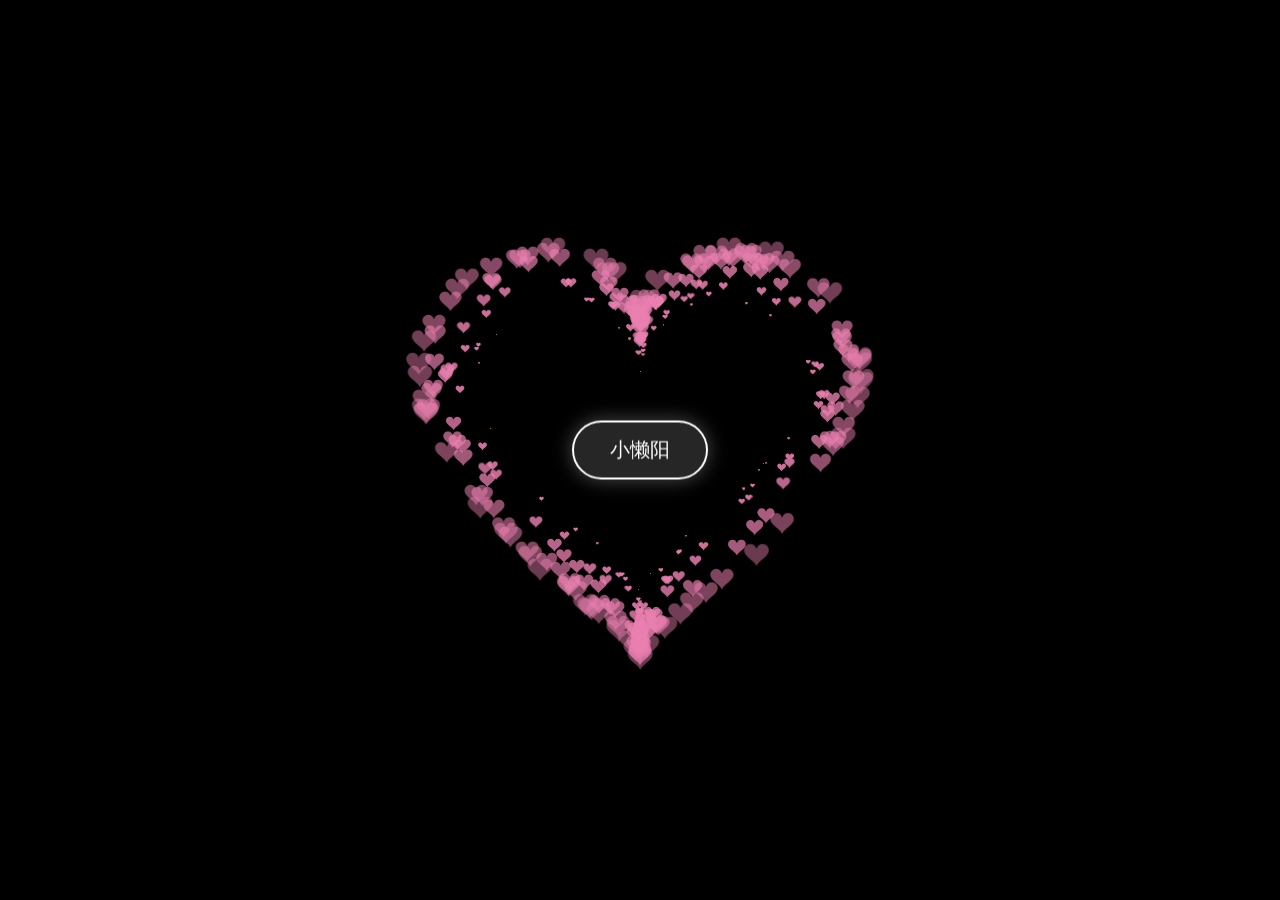
<file: html/love.html>
<!DOCTYPE html>
<html>
<head>
 <meta charset="UTF-8">
 <title></title>
</head>
<style>
  *{
    padding: 0;
    margin: 0;
  }
  html, body {
  height: 100%;
  padding: 0;
  margin: 0;
  background: #000;
}
canvas {
  position: absolute;
  width: 100%;
  height: 100%;
}
.aa{
  position: fixed;
  left: 50%;
  bottom: 10px;
  color: #ccc
}
.heart-btn{
  position: fixed;
  top: 50%;
  left: 50%;
  transform: translate(-50%, -50%);
  z-index: 10;
  display: inline-block;
  padding: 14px 36px;
  background: rgba(255,255,255,.15);
  color: #fff;
  font-size: 20px;
  text-decoration: none;
  border: 2px solid #fff;
  border-radius: 999px;
  backdrop-filter: blur(4px);
  transition: all .3s;
  box-shadow: 0 0 20px rgba(255,255,255,.3);
}
.heart-btn:hover{
  background: rgba(255,255,255,.3);
  box-shadow: 0 0 30px rgba(255,255,255,.6);
  transform: translate(-50%, -50%) scale(1.05);
}
</style>
<body>
    <canvas id="pinkboard"></canvas>
    <a class="heart-btn" href="./login.html">小懒阳</a>
 
    <script>
       
/*
 * Settings
 */
var settings = {
  particles: {
    length:   500, // maximum amount of particles
    duration:   2, // particle duration in sec
    velocity: 100, // particle velocity in pixels/sec
    effect: -0.75, // play with this for a nice effect
    size:      30, // particle size in pixels
  },
};
 
/*
 * RequestAnimationFrame polyfill by Erik M?ller
 */
(function(){var b=0;var c=["ms","moz","webkit","o"];for(var a=0;a<c.length&&!window.requestAnimationFrame;++a){window.requestAnimationFrame=window[c[a]+"RequestAnimationFrame"];window.cancelAnimationFrame=window[c[a]+"CancelAnimationFrame"]||window[c[a]+"CancelRequestAnimationFrame"]}if(!window.requestAnimationFrame){window.requestAnimationFrame=function(h,e){var d=new Date().getTime();var f=Math.max(0,16-(d-b));var g=window.setTimeout(function(){h(d+f)},f);b=d+f;return g}}if(!window.cancelAnimationFrame){window.cancelAnimationFrame=function(d){clearTimeout(d)}}}());
 
/*
 * Point class
 */
var Point = (function() {
  function Point(x, y) {
    this.x = (typeof x !== 'undefined') ? x : 0;
    this.y = (typeof y !== 'undefined') ? y : 0;
  }
  Point.prototype.clone = function() {
    return new Point(this.x, this.y);
  };
  Point.prototype.length = function(length) {
    if (typeof length == 'undefined')
      return Math.sqrt(this.x * this.x + this.y * this.y);
    this.normalize();
    this.x *= length;
    this.y *= length;
    return this;
  };
  Point.prototype.normalize = function() {
    var length = this.length();
    this.x /= length;
    this.y /= length;
    return this;
  };
  return Point;
})();
 
/*
 * Particle class
 */
var Particle = (function() {
  function Particle() {
    this.position = new Point();
    this.velocity = new Point();
    this.acceleration = new Point();
    this.age = 0;
  }
  Particle.prototype.initialize = function(x, y, dx, dy) {
    this.position.x = x;
    this.position.y = y;
    this.velocity.x = dx;
    this.velocity.y = dy;
    this.acceleration.x = dx * settings.particles.effect;
    this.acceleration.y = dy * settings.particles.effect;
    this.age = 0;
  };
  Particle.prototype.update = function(deltaTime) {
    this.position.x += this.velocity.x * deltaTime;
    this.position.y += this.velocity.y * deltaTime;
    this.velocity.x += this.acceleration.x * deltaTime;
    this.velocity.y += this.acceleration.y * deltaTime;
    this.age += deltaTime;
  };
  Particle.prototype.draw = function(context, image) {
    function ease(t) {
      return (--t) * t * t + 1;
    }
    var size = image.width * ease(this.age / settings.particles.duration);
    context.globalAlpha = 1 - this.age / settings.particles.duration;
    context.drawImage(image, this.position.x - size / 2, this.position.y - size / 2, size, size);
  };
  return Particle;
})();
 
/*
 * ParticlePool class
 */
var ParticlePool = (function() {
  var particles,
      firstActive = 0,
      firstFree   = 0,
      duration    = settings.particles.duration;
  
  function ParticlePool(length) {
    // create and populate particle pool
    particles = new Array(length);
    for (var i = 0; i < particles.length; i++)
      particles[i] = new Particle();
  }
  ParticlePool.prototype.add = function(x, y, dx, dy) {
    particles[firstFree].initialize(x, y, dx, dy);
    
    // handle circular queue
    firstFree++;
    if (firstFree   == particles.length) firstFree   = 0;
    if (firstActive == firstFree       ) firstActive++;
    if (firstActive == particles.length) firstActive = 0;
  };
  ParticlePool.prototype.update = function(deltaTime) {
    var i;
    
    // update active particles
    if (firstActive < firstFree) {
      for (i = firstActive; i < firstFree; i++)
        particles[i].update(deltaTime);
    }
    if (firstFree < firstActive) {
      for (i = firstActive; i < particles.length; i++)
        particles[i].update(deltaTime);
      for (i = 0; i < firstFree; i++)
        particles[i].update(deltaTime);
    }
    
    // remove inactive particles
    while (particles[firstActive].age >= duration && firstActive != firstFree) {
      firstActive++;
      if (firstActive == particles.length) firstActive = 0;
    }
    
    
  };
  ParticlePool.prototype.draw = function(context, image) {
    // draw active particles
    if (firstActive < firstFree) {
      for (i = firstActive; i < firstFree; i++)
        particles[i].draw(context, image);
    }
    if (firstFree < firstActive) {
      for (i = firstActive; i < particles.length; i++)
        particles[i].draw(context, image);
      for (i = 0; i < firstFree; i++)
        particles[i].draw(context, image);
    }
  };
  return ParticlePool;
})();
 
/*
 * Putting it all together
 */
(function(canvas) {
  var context = canvas.getContext('2d'),
      particles = new ParticlePool(settings.particles.length),
      particleRate = settings.particles.length / settings.particles.duration, // particles/sec
      time;
  
  // get point on heart with -PI <= t <= PI
  function pointOnHeart(t) {
    return new Point(
      160 * Math.pow(Math.sin(t), 3),
      130 * Math.cos(t) - 50 * Math.cos(2 * t) - 20 * Math.cos(3 * t) - 10 * Math.cos(4 * t) + 25
    );
  }
  
  // creating the particle image using a dummy canvas
  var image = (function() {
    var canvas  = document.createElement('canvas'),
        context = canvas.getContext('2d');
    canvas.width  = settings.particles.size;
    canvas.height = settings.particles.size;
    // helper function to create the path
    function to(t) {
      var point = pointOnHeart(t);
      point.x = settings.particles.size / 2 + point.x * settings.particles.size / 350;
      point.y = settings.particles.size / 2 - point.y * settings.particles.size / 350;
      return point;
    }
    // create the path
    context.beginPath();
    var t = -Math.PI;
    var point = to(t);
    context.moveTo(point.x, point.y);
    while (t < Math.PI) {
      t += 0.01; // baby steps!
      point = to(t);
      context.lineTo(point.x, point.y);
    }
    context.closePath();
    // create the fill
    context.fillStyle = '#ea80b0';
    context.fill();
    // create the image
    var image = new Image();
    image.src = canvas.toDataURL();
    return image;
  })();
  
  // render that thing!
  function render() {
    // next animation frame
    requestAnimationFrame(render);
    
    // update time
    var newTime   = new Date().getTime() / 1000,
        deltaTime = newTime - (time || newTime);
    time = newTime;
    
    // clear canvas
    context.clearRect(0, 0, canvas.width, canvas.height);
    
    // create new particles
    var amount = particleRate * deltaTime;
    for (var i = 0; i < amount; i++) {
      var pos = pointOnHeart(Math.PI - 2 * Math.PI * Math.random());
      var dir = pos.clone().length(settings.particles.velocity);
      particles.add(canvas.width / 2 + pos.x, canvas.height / 2 - pos.y, dir.x, -dir.y);
    }
    
    // update and draw particles
    particles.update(deltaTime);
    particles.draw(context, image);
  }
  
  // handle (re-)sizing of the canvas
  function onResize() {
    canvas.width  = canvas.clientWidth;
    canvas.height = canvas.clientHeight;
  }
  window.onresize = onResize;
  
  // delay rendering bootstrap
  setTimeout(function() {
    onResize();
    render();
  }, 10);
})(document.getElementById('pinkboard'));




    </script>
</body>
</html>
</file>
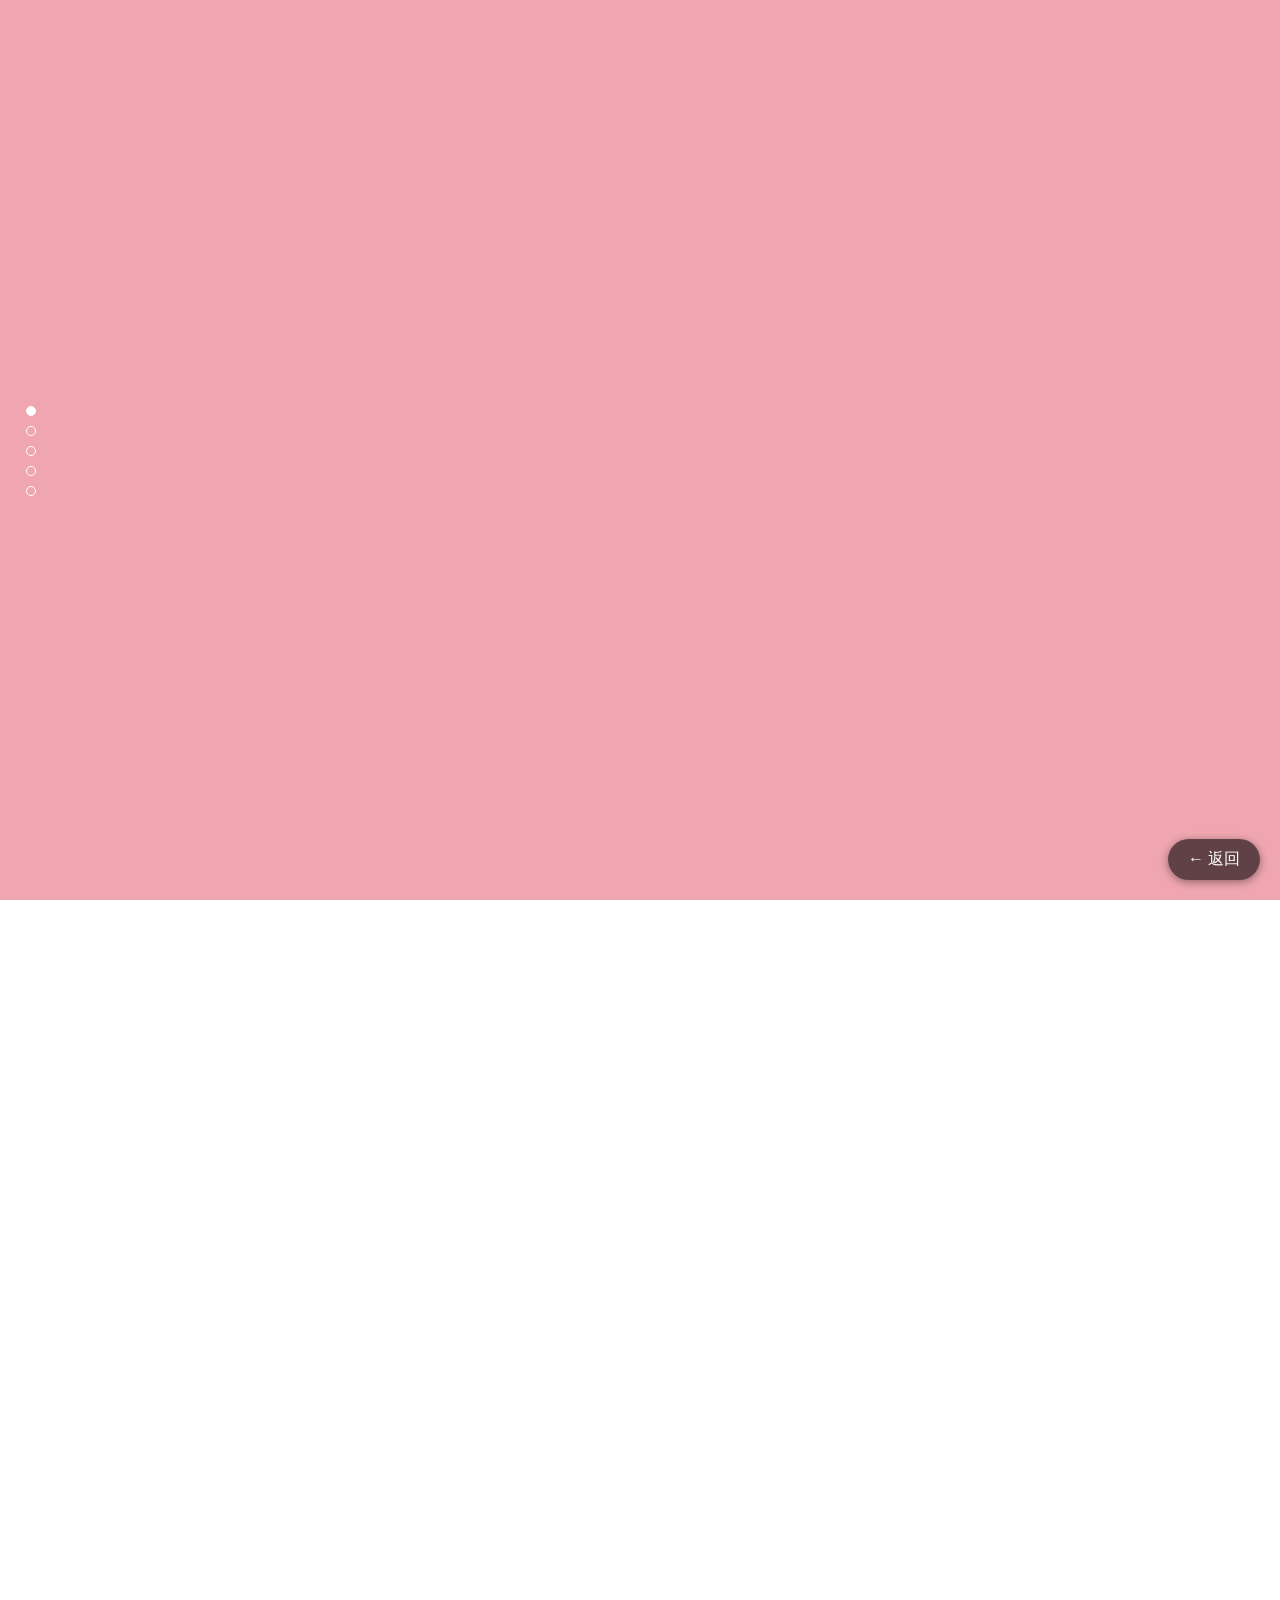
<file: html/Memories.html>
<!DOCTYPE html>
<html lang="zh-CN">

<head>
  <meta charset="UTF-8">
  <title>Happy Birthday</title>
  <link rel="stylesheet" href="../css/jquery.fullPage.css">
  <link rel="stylesheet" href="../css/style.css">
</head>

<body>
  <div class="bgcolor">
    <div style="z-index:100;" id="dowebok">
      <!--第一屏-->
      <div class="section">
        <div class="ly-box01">
          <div class="ly-txt01">
            <p class="ly-stxt01">懒阳阳小朋友ღ</p>
            <p class="ly-stxt02">希望你</p>
            <p class="ly-stxt03">阳光下☀，像个孩子，无忧又无虑。</p>
            <p class="ly-stxt04">风雨里☁，像个大人，无畏亦无惧。</p>
            <p class="ly-stxt05">在认清。</p>
            <p class="ly-stxt05">生活的真相后，更加热爱它吧！٩(●̮̃•)۶</p>
          </div>
          <div class="ly-txt02">
            <p class="ly-stxt06">我不是在最好的时光</p>
            <p class="ly-stxt07">遇见了你，而是遇见了你</p>
            <p class="ly-stxt08">才开始了我这段最好的时光。</p>
            <p class="ly-stxt09">承蒙时光不弃，感谢相遇。</p>
          </div>
        </div>
      </div>

      <!--第二屏-->
      <div class="section">
        <div class="timeline"></div>
        <div class="timepoint11"></div>
        <div class="ly-box11">
          <div class="ly-txt11" style="width:100%;height:10%;left:10%">
            <img class="ly-img11" src="../img/HappyBirthday.png" style="width:70%;height:100%">
          </div>
          <div class="ly-txt12">

          </div>
          <div class="ly-imgbox11" style="height:80%">
            <img class="ly-img11" src="../img/xb1.jpg"style="height:70%">
          </div>
        </div>
        <div class="ly-triangle11"></div>

        <div class="ly-box12">
          <div class="ly-txt13" style="width:100%;height:10%;left:10%">
            <img class="ly-img11" src="../img/HappyBirthday.png" style="width:70%;height:100%">
          </div>
          <div class="ly-txt14">
            <p>小寿星🎉</p>
            <p>祝你所有的希望都能如愿</p>
            <p>所有的梦想都能实现</p>
            <p>所有的期待都能出现</p>
            <p>所有的付出都能兑现在你生日来临之即。</p>
          </div>
          <div class="ly-imgbox11" style="height:50%">
            <img class="ly-img11" src="../img/xb6.jpg" style="height:100%">
          </div>
        </div>
        <div class="ly-triangle12"></div>

      </div>

      <!--第三屏-->

      <div class="section">
        <div class="timeline"></div>
        <div class="timepoint21"></div>
        <div class="ly-box21">
          <div class="ly-txt21" style="width:100%;height:10%;left:10%">
            <img class="ly-img11" src="../img/HappyBirthday.png" style="width:70%;height:100%">
          </div>
          <div class="ly-txt22" style="left:20%;font-size: 45px">
            <p>祝</p>
            <p>你</p>
          </div>
          <div class="ly-imgbox21">
            <img class="ly-img21" src="../img/1.jpg">
          </div>
        </div>
        <div class="ly-triangle21"></div>

        <div class="ly-box22">
          <div class="ly-txt23" style="width:100%;height:10%;left:10%">
            <img class="ly-img11" src="../img/HappyBirthday.png" style="width:70%;height:100%">
          </div>
          <div class="ly-txt24">
            <p>百事可乐</p>
            <p>万事芬达</p>
            <p>天天哇哈哈</p>
            <p>月月乐百事</p>
          </div>
          <div class="ly-imgbox22">
            <img class="ly-img22" src="../img/timg.gif">
          </div>
        </div>
        <div class="ly-triangle22"></div>

        <div class="ly-box23">
          <div class="ly-txt25" style="width:100%;height:10%;left:10%">
            <img class="ly-img11" src="../img/HappyBirthday.png" style="width:70%;height:100%">
          </div>
          <div class="ly-txt26">
            <p>花会沿路开</p>
            <p>祝你春和景明，无忧至上</p>
            <p>热烈而自在</p>
          </div>
          <div class="ly-imgbox23" style="height: 70%">
            <img class="ly-img23" src="../img/4.jpg" style="height: 100%">
          </div>
        </div>
        <div class="ly-triangle23"></div>
      </div>

      <!--第四屏-->

      <div class="section">
        <div class="timeline"></div>
        <div class="timepoint31"></div>
        <div class="ly-box31">
          <div class="ly-txt31" style="width:100%;height:15%;left:10%">
            <img class="ly-img11" src="../img/HappyBirthday.png" style="width:70%;height:100%">
          </div>
          <div class="ly-txt32">
            <p>愿你</p>
            <p>贪吃不胖，深情不负，傻人傻福，</p>
            <p>一直幸运。一生努力，一生被爱，</p>
            <p>天天开心，万事胜意。🌈</p>
          </div>
          <div class="ly-imgbox31" style="height:50%">
            <img class="ly-img31" src="../img/di22.jpg" style="height:100%">
          </div>
        </div>
        <div class="ly-triangle31"></div>

        <div class="ly-box32">
          <div class="ly-txt33" style="width:100%;height:15%;left:10%">
            <img class="ly-img11" src="../img/HappyBirthday.png" style="width:70%;height:100%">
          </div>
          <div class="ly-txt34">
            <p>今晚的星星只有二十四颗，我是说，当你数到第二十四颗就把眼睛闭上，你会看到我为你点亮的蜡烛。许个愿望吧</p>
          </div>
          <div class="ly-imgbox31">
            <img class="ly-img31" src="../img/5.jpg" style="height:100%">
          </div>
        </div>
        <div class="ly-triangle32"></div>
      </div>


      <div class="section">
        <div class="timeline"></div>
        <div class="timepoint11"></div>
        <div class="ly-box81">
          <div class="ly-txt11" style="width:100%;height:10%;left:10%;top:10%">
            <img class="ly-img11" src="../img/HappyBirthday.png" style="width:70%;height:200%">
          </div>
          
          <div class="ly-imgbox81">
            <img class="ly-img81" src="../img/6.jpg">
          </div>
        </div>
        <div class="ly-triangle11"></div>S

        <div class="ly-box82">
          <div class="ly-txt13" style="width:100%;height:10%;left:10%">
            <img class="ly-img11" src="../img/HappyBirthday.png" style="width:70%;height:100%">
          </div>
          <div class="ly-txt84">
            <p>Hi!懒阳阳小盆友，</p>
            <p>今天是你的生日!🎉</p>
            <p>在这个时刻，</p>
            <p>首先送上我的祝福，希望2026身体健康，所有的烦恼统统全忘掉。</p>
            <p>新的一年里，希望每天都能开开心心，吃特别多的好吃的，咋吃都不胖，</p>
            <p>不管是在单位还是在家，答应我一定要照顾好自己，好吗？好的！</p>
            <p>乖，摸摸头。</p>
            <p><a href="./EasterEgg.html">这里没有彩蛋</a>  </p>
          </div>·

        </div>
        <div class="ly-triangle82"></div>
      </div>

    </div>
    <!--试验-->
    <ul class="bg-bubbles">
      <li></li>
      <li></li>
      <li></li>
      <li></li>
      <li></li>
      <li></li>
      <li></li>
      <li></li>
      <li></li>
      <li></li>
    </ul>
  </div>
  <audio id="bgMusic" src="../music/shun.mp3" loop="loop" preload="auto"></audio>

    <script src="../js/jquery-1.8.3.min.js"></script>
    <script src="../js/jquery.fullPage.min.js"></script>
    <script src="../js/diy.js"></script>
    <script src="../js/music-continue.js"></script>
<script>
(function(){
  var btn = document.createElement('a');
  btn.href = 'javascript:history.back()';
  btn.innerHTML = '← 返回';
  btn.style.cssText = 'position:fixed;right:20px;bottom:20px;z-index:99999;display:inline-block;padding:10px 20px;background:rgba(0,0,0,.6);color:#fff;text-decoration:none;border-radius:25px;font-size:16px;box-shadow:0 2px 8px rgba(0,0,0,.4);font-family:Microsoft YaHei;';
  document.body.appendChild(btn);
})();
</script>
</body>
</html>
</file>
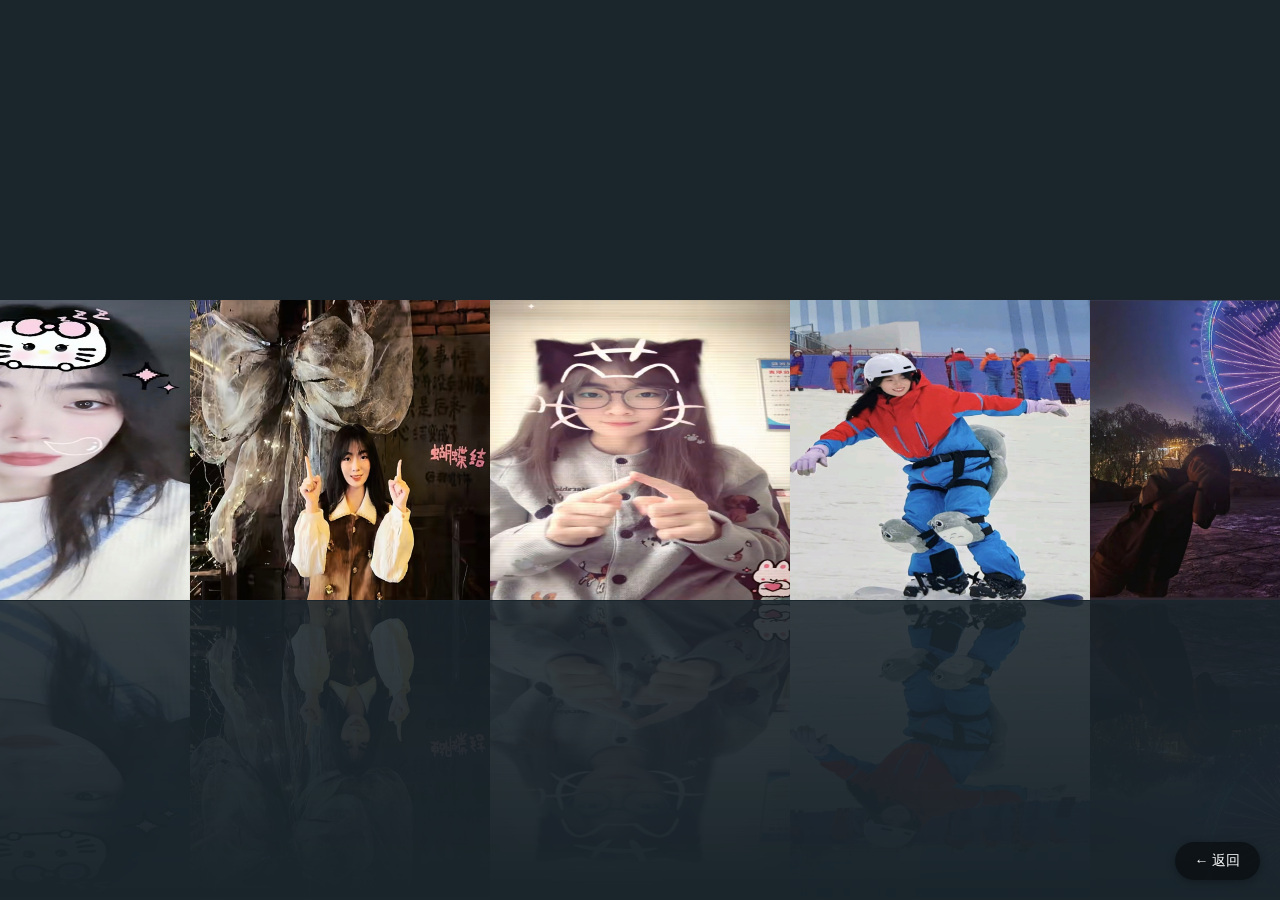
<file: html/photos.html>
<!DOCTYPE html>
<html lang="en">
<head>
    <meta charset="UTF-8">
    <title>照片墙</title>
  <style>
    *{
      margin: 0;
      padding: 0;
      box-sizing: border-box;
    }
    body{
      display: flex;
      justify-content: center;
      align-items: center;
      min-height: 100vh;
      background-color: #1a252c;
      overflow-x: auto;
      -webkit-overflow-scrolling: touch;
    }
    .container{
      position: relative;
      display: flex;
      justify-content: center;
      align-items: center;
      transform-style: preserve-3d;
      flex-shrink: 0;
      padding: 0 20px;
    }
    .container .box{
      width: 300px;
      height: 300px;
      position: relative;
      transition: .5s;
      -webkit-box-reflect: below 1px linear-gradient(transparent,#0002);
      flex-shrink: 0;
    }
    /* 平板及以下缩小照片，保证全部可见 */
    @media (max-width: 1024px) {
      .container .box{
        width: 220px;
        height: 220px;
      }
    }
    /* 手机端进一步缩小 */
    @media (max-width: 640px) {
      .container .box{
        width: 150px;
        height: 150px;
      }
      .container{
        padding: 0 10px;
      }
    }
    .container .box img{
      position: absolute;
      top: 0;
      left: 0;
      width: 100%;
      height: 100%;
    }
    .container:hover > :not(:hover){
      margin: 0 -20px;
      filter: drop-shadow(0 0 25px #000)
              drop-shadow(0 0 45px #000);
      transform: perspective(500px) rotateY(45deg) scale(0.95);
    }
    .container .box:hover ~ .box{
      transform: perspective(500px) rotateY(-45deg) scale(0.95);
    }
    .container .box:hover{
      transform: perspective(500px) rotateY(0) scale(1.5);
    }
    /* 跳转图片按钮的文字提示 */
    .container .box .tip{
      position: absolute;
      top: 50%;
      left: 50%;
      transform: translate(-50%, -50%);
      background: rgba(0,0,0,.6);
      color: #fff;
      padding: 8px 16px;
      border-radius: 20px;
      font-size: 16px;
      opacity: 0;
      transition: opacity .3s;
      pointer-events: none;
      white-space: nowrap;
      z-index: 10;
    }
    .container .box:hover .tip{
      opacity: 1;
    }
  </style>
</head>
<body>
<audio id="bgMusic" loop="loop" preload="auto">
  <source src="../music/shun.mp3">
</audio>
<div class="container">

  <div class="box">
    <img src="../img/xb3.jpg" alt="">
  </div>
  <div class="box">
    <img src="../img/xb4.jpg" alt="">
  </div>
  <div class="box">
    <img src="../img/xb9.jpg" alt="">
  </div>
  <div class="box">
    <p> <a href ="./tree.html"> <img src="../img/xb2.jpg" alt=""></a></p>
    <span class="tip">要不要点一下</span>
  </div>
  <div class="box">
    <img src="../img/xb7.jpg" alt="">
  </div>
  <div class="box">
    <img src="../img/xb8.jpg" alt="">
  </div>
  <div class="box">
    <img src="../img/xb5.jpg" alt="">
  </div>
</div>
<a href="javascript:history.back()" style="position:fixed;right:20px;bottom:20px;z-index:9999;display:inline-block;padding:10px 20px;background:rgba(0,0,0,.5);color:#fff;text-decoration:none;border-radius:25px;font-size:14px;box-shadow:0 2px 8px rgba(0,0,0,.3);font-family:Microsoft YaHei;">← 返回</a>
<script src="../js/music-continue.js"></script>
</body>
</html>
</file>
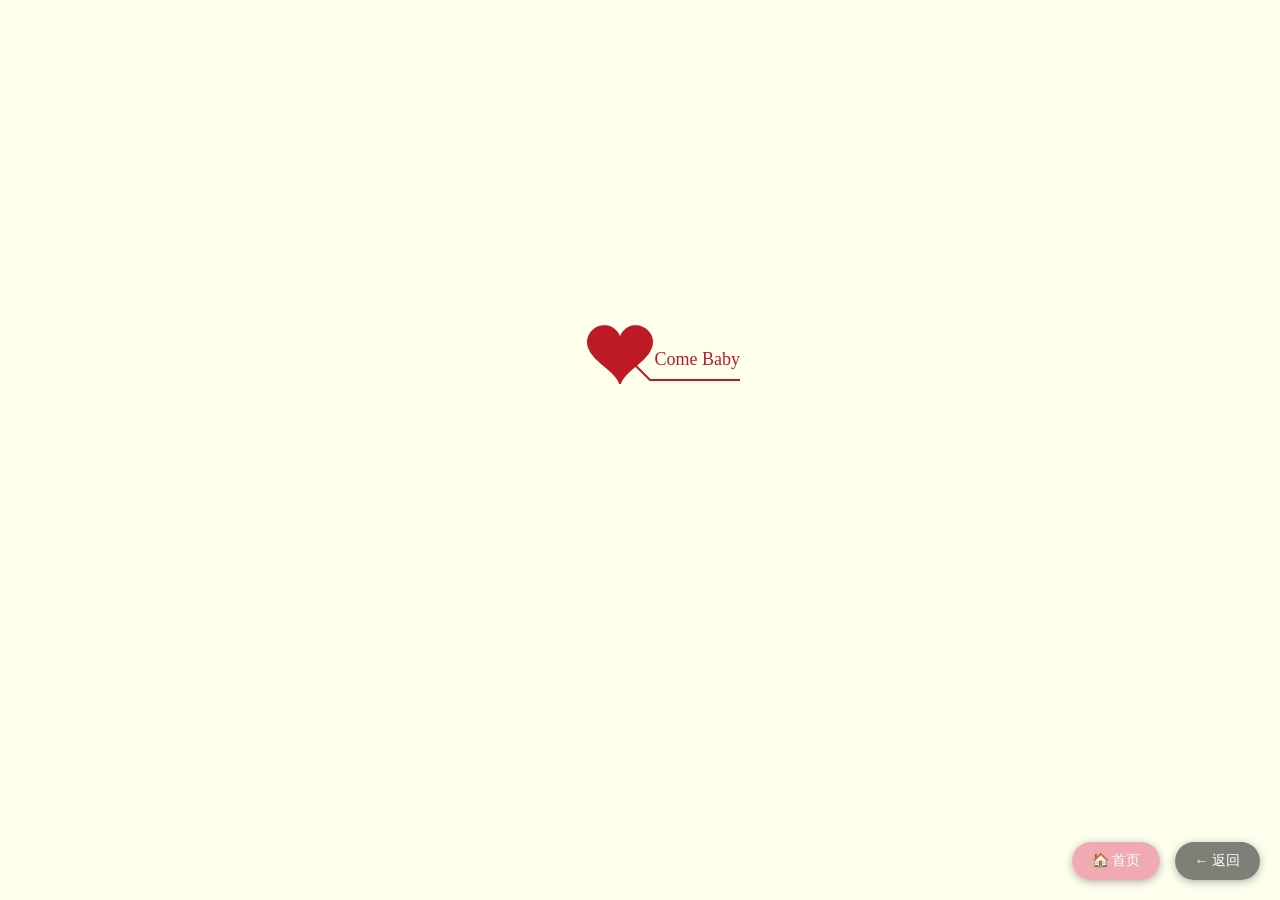
<file: html/tree.html>
<!DOCTYPE html PUBLIC "-//W3C//DTD XHTML 1.0 Strict//EN" "http://www.w3.org/TR/xhtml1/DTD/xhtml1-strict.dtd">
		<meta charset="UTF-8">
		<title>智慧树</title>
        <link type="text/css" rel="stylesheet" href="../css/default.css">
		<script type="text/javascript" src="../js/jquery.min.js"></script>
		<script type="text/javascript" src="../js/jscex.min.js"></script>
		<script type="text/javascript" src="../js/jscex-parser.js"></script>
		<script type="text/javascript" src="../js/jscex-jit.js"></script>
		<script type="text/javascript" src="../js/jscex-builderbase.min.js"></script>
		<script type="text/javascript" src="../js/jscex-async.min.js"></script>
		<script type="text/javascript" src="../js/jscex-async-powerpack.min.js"></script>
		<script type="text/javascript" src="../js/functions.js" charset="utf-8"></script>
		<script type="text/javascript" src="../js/love.js" charset="utf-8"></script>
	    <style type="text/css">
        </style>
</head>
    <body>
        <audio id="bgMusic" loop="loop" preload="auto">
            <source src="../music/shun.mp3">
        </audio>
        <div id="main">
             <div id="wrap">
                <div id="text">
                    <div id="code"> <font color="#FF0000"> <span class="say">生日快乐呀 小懒🐏</span><br>
                        <span class="say"> 实在没有你的照片</span><br>
                        <span class="say"> 又不能直接和你要</span><br>
                        <span class="say"> 没办法，谁让你平时那个高冷呀</span><br>
                        <span class="say"> 只能到抖音上扒了几张哈哈</span><br>
                        <span class="say"> 时间过的真是快呀</span><br>
                        <span class="say"> 一眨眼半年多都没见面了</span><br>
                        <span class="say"> 慢慢都变得生疏了许多</span><br>
                        <span class="say"> 但愿从今日，时时报平安</span><br>
                        <span class="say"> 不常见面要常聊天呀</span><br>
                        <span class="say"> 有机会再一起吃饭聊天打游戏哈</span><br>
                        <span class="say"> 秋天是倒放的春天</span><br>
                        <span class="say"> 祝我们风生水起❤</span><br>
                        <span class="say"> 祝我们都能尽兴◕‿-</span><br>
                        <span class="say"> 如果看到这里，希望你开心</span><br>
                        <span class="say"> </span><br>
                        <span class="say"><span class="space"></span>达旗彭于晏 嘿嘿</span> </font>
                          <br />
                          <br />
                      </p>
                    </div>
                  </div>
                <div id="clock-box">
                    <span class="STYLE1"></span><font color="#33CC00">我们成为朋友</font>
<span class="STYLE1">已经是……</span>
                  <div id="clock"></div>
              </div>
                <canvas id="canvas" width="1100" height="680"></canvas>
            </div>
            
        </div>
    
    <script>
    </script>

    <script>
    (function(){
        var canvas = $('#canvas');
		
        if (!canvas[0].getContext) {
            $("#error").show();
            return false;        }

        var width = canvas.width();
        var height = canvas.height();        
        canvas.attr("width", width);
        canvas.attr("height", height);
        var opts = {
            seed: {
                x: width / 2 - 20,
                color: "rgb(190, 26, 37)",
                scale: 2
            },
            branch: [
                [535, 680, 570, 250, 500, 200, 30, 100, [
                    [540, 500, 455, 417, 340, 400, 13, 100, [
                        [450, 435, 434, 430, 394, 395, 2, 40]
                    ]],
                    [550, 445, 600, 356, 680, 345, 12, 100, [
                        [578, 400, 648, 409, 661, 426, 3, 80]
                    ]],
                    [539, 281, 537, 248, 534, 217, 3, 40],
                    [546, 397, 413, 247, 328, 244, 9, 80, [
                        [427, 286, 383, 253, 371, 205, 2, 40],
                        [498, 345, 435, 315, 395, 330, 4, 60]
                    ]],
                    [546, 357, 608, 252, 678, 221, 6, 100, [
                        [590, 293, 646, 277, 648, 271, 2, 80]
                    ]]
                ]] 
            ],
            bloom: {
                num: 700,
                width: 1080,
                height: 650,
            },
            footer: {
                width: 1200,
                height: 5,
                speed: 10,
            }
        }

        var tree = new Tree(canvas[0], width, height, opts);
        var seed = tree.seed;
        var foot = tree.footer;
        var hold = 1;

        canvas.click(function(e) {
            var offset = canvas.offset(), x, y;
            x = e.pageX - offset.left;
            y = e.pageY - offset.top;
            if (seed.hover(x, y)) {
                hold = 0; 
                canvas.unbind("click");
                canvas.unbind("mousemove");
                canvas.removeClass('hand');
            }
        }).mousemove(function(e){
            var offset = canvas.offset(), x, y;
            x = e.pageX - offset.left;
            y = e.pageY - offset.top;
            canvas.toggleClass('hand', seed.hover(x, y));
        });

        var seedAnimate = eval(Jscex.compile("async", function () {
            seed.draw();
            while (hold) {
                $await(Jscex.Async.sleep(10));
            }
            while (seed.canScale()) {
                seed.scale(0.95);
                $await(Jscex.Async.sleep(10));
            }
            while (seed.canMove()) {
                seed.move(0, 2);
                foot.draw();
                $await(Jscex.Async.sleep(10));
            }
        }));

        var growAnimate = eval(Jscex.compile("async", function () {
            do {
    	        tree.grow();
                $await(Jscex.Async.sleep(10));
            } while (tree.canGrow());
        }));

        var flowAnimate = eval(Jscex.compile("async", function () {
            do {
    	        tree.flower(2);
                $await(Jscex.Async.sleep(10));
            } while (tree.canFlower());
        }));

        var moveAnimate = eval(Jscex.compile("async", function () {
            tree.snapshot("p1", 240, 0, 610, 680);
            while (tree.move("p1", 500, 0)) {
                foot.draw();
                $await(Jscex.Async.sleep(10));
            }
            foot.draw();
            tree.snapshot("p2", 500, 0, 610, 680);

            // 会有闪烁不得意这样做, (＞﹏＜)
            canvas.parent().css("background", "url(" + tree.toDataURL('image/png') + ")");
            canvas.css("background", "#ffe");
            $await(Jscex.Async.sleep(300));
            canvas.css("background", "none");
        }));

        var jumpAnimate = eval(Jscex.compile("async", function () {
            var ctx = tree.ctx;
            while (true) {
                tree.ctx.clearRect(0, 0, width, height);
                tree.jump();
                foot.draw();
                $await(Jscex.Async.sleep(25));
            }
        }));

        var textAnimate = eval(Jscex.compile("async", function () {
		    var together = new Date();
		    together.setFullYear(2025,2,26); 			//时间年月日
		    together.setHours(0);						//小时	
		    together.setMinutes(0);					//分钟
		    together.setSeconds(0);					//秒前一位
		    together.setMilliseconds(0);				//秒第二位

		    $("#code").show().typewriter();
            $("#clock-box").fadeIn(500);
            while (true) {
                timeElapse(together);
                $await(Jscex.Async.sleep(1000));
            }
        }));

        var runAsync = eval(Jscex.compile("async", function () {
            $await(seedAnimate());
            $await(growAnimate());
            $await(flowAnimate());
            $await(moveAnimate());

            textAnimate().start();

            $await(jumpAnimate());
        }));

        runAsync().start();
    })();
    </script>
<a href="javascript:history.back()" style="position:fixed;right:20px;bottom:20px;z-index:9999;display:inline-block;padding:10px 20px;background:rgba(0,0,0,.5);color:#fff;text-decoration:none;border-radius:25px;font-size:14px;box-shadow:0 2px 8px rgba(0,0,0,.3);font-family:Microsoft YaHei;">← 返回</a>
<a href="./home.html" style="position:fixed;right:120px;bottom:20px;z-index:9999;display:inline-block;padding:10px 20px;background:rgba(238,156,167,.85);color:#fff;text-decoration:none;border-radius:25px;font-size:14px;box-shadow:0 2px 8px rgba(0,0,0,.3);font-family:Microsoft YaHei;">🏠 首页</a>
<script src="../js/music-continue.js"></script>
</body></html>
</file>
<file: css/styles.css>
* {
  box-sizing: border-box;
  margin: 0;
  padding: 0;
  font-weight: 300;
}
body {
  font-family:"Microsoft YaHei";
  color: white;
  font-weight: 300;
}
body ::-webkit-input-placeholder {
  /* WebKit browsers */
  font-family:"Microsoft YaHei";
  color: white;
  font-weight: 300;
}
body :-moz-placeholder {
  /* Mozilla Firefox 4 to 18 */
  font-family:"Microsoft YaHei";
  color: white;
  opacity: 1;
  font-weight: 300;
}
body ::-moz-placeholder {
  /* Mozilla Firefox 19+ */
  font-family:"Microsoft YaHei";
  color: white;
  opacity: 1;
  font-weight: 300;
}
body :-ms-input-placeholder {
  /* Internet Explorer 10+ */
  font-family:"Microsoft YaHei";
  color: white;
  font-weight: 300;
}
.wrapper {
  background: #ee9ca7;
  background: -webkit-linear-gradient(top left, #ee9ca7 0%, #ee9ca7 100%);
  background: linear-gradient(to bottom right, #ee9ca7 0%, #ee9ca7 100%);
  background-color:rgba(255,255,255,0.9);
  position: absolute;
  top:0;
  left: 0;
  width: 100%;
  height: 100%;
  overflow: hidden;

}

.wrapper.form-success .container h1 {
  -webkit-transform: translateY(85px);
      -ms-transform: translateY(85px);
          transform: translateY(85px);
}
.container {
  max-width: 600px;
  margin: 0 auto;
  margin-top: 7%;
  padding: 80px 0;
  height: 400px;
  text-align: center;
}
.container h1 {
  font-size: 40px;
  -webkit-transition-duration: 1s;
          transition-duration: 1s;
  -webkit-transition-timing-function: ease-in-put;
          transition-timing-function: ease-in-put;
  font-weight: 200;
}
form {
  padding: 20px 0;
  position: relative;
  z-index: 2;
}
form input {
  -webkit-appearance: none;
     -moz-appearance: none;
          appearance: none;
  outline: 0;
  border: 1px solid rgba(255, 255, 255, 0.4);
  background-color: rgba(255, 255, 255, 0.2);
  width: 250px;
  border-radius: 3px;
  padding: 10px 15px;
  margin: 0 auto 10px auto;
  display: block;
  text-align: center;
  font-family: "Microsoft YaHei";
  font-size: 18px;
  color: white;
  -webkit-transition-duration: 0.25s;
          transition-duration: 0.25s;
  font-weight: 300;
}
form input:hover {
  background-color: rgba(255, 255, 255, 0.4);
}
form input:focus {
  background-color: white;
  width: 300px;
  color: #79A8AE;
}
form button {
  -webkit-appearance: none;
     -moz-appearance: none;
          appearance: none;
  outline: 0;
  background-color: white;
  font-family: "Microsoft YaHei";
  border: 0;
  padding: 10px 15px;
  color: #79A8AE;
  border-radius: 3px;
  width: 250px;
  cursor: pointer;
  font-size: 18px;
  -webkit-transition-duration: 0.25s;
          transition-duration: 0.25s;
}
form button:hover {
  background-color: #f5f7f9;
}
.bg-bubbles {
  position: absolute;
  top: 0;
  left: 0;
  width: 100%;
  height: 100%;
  z-index: 1;
}
.bg-bubbles li {
  position: absolute;
  list-style: none;
  display: block;
  width: 40px;
  height: 40px;
  background-color: rgba(255, 255, 255, 0.15);
  bottom: -160px;
  -webkit-animation: square 30s infinite;
  animation: square 30s infinite;
  -webkit-transition-timing-function: linear;
  transition-timing-function: linear;
}
.bg-bubbles li:nth-child(1) {
  left: 10%;
}
.bg-bubbles li:nth-child(2) {
  left: 20%;
  width: 80px;
  height: 80px;
  -webkit-animation-delay: 2s;
          animation-delay: 2s;
  -webkit-animation-duration: 17s;
          animation-duration: 17s;
}
.bg-bubbles li:nth-child(3) {
  left: 25%;
  -webkit-animation-delay: 4s;
          animation-delay: 4s;
}
.bg-bubbles li:nth-child(4) {
  left: 40%;
  width: 60px;
  height: 60px;
  -webkit-animation-duration: 22s;
          animation-duration: 22s;
  background-color: rgba(255, 255, 255, 0.25);
}
.bg-bubbles li:nth-child(5) {
  left: 70%;
}
.bg-bubbles li:nth-child(6) {
  left: 80%;
  width: 120px;
  height: 120px;
  -webkit-animation-delay: 3s;
          animation-delay: 3s;
  background-color: rgba(255, 255, 255, 0.2);
}
.bg-bubbles li:nth-child(7) {
  left: 32%;
  width: 160px;
  height: 160px;
  -webkit-animation-delay: 7s;
          animation-delay: 7s;
}
.bg-bubbles li:nth-child(8) {
  left: 55%;
  width: 20px;
  height: 20px;
  -webkit-animation-delay: 15s;
          animation-delay: 15s;
  -webkit-animation-duration: 40s;
          animation-duration: 40s;
}
.bg-bubbles li:nth-child(9) {
  left: 25%;
  width: 10px;
  height: 10px;
  -webkit-animation-delay: 2s;
          animation-delay: 2s;
  -webkit-animation-duration: 40s;
          animation-duration: 40s;
  background-color: rgba(255, 255, 255, 0.3);
}
.bg-bubbles li:nth-child(10) {
  left: 90%;
  width: 160px;
  height: 160px;
  -webkit-animation-delay: 11s;
          animation-delay: 11s;
}
@-webkit-keyframes square {
  0% {
    -webkit-transform: translateY(0);
            transform: translateY(0);
  }
  100% {
    -webkit-transform: translateY(-900px) rotate(600deg);
            transform: translateY(-900px) rotate(600deg);
  }
}
@keyframes square {
  0% {
    -webkit-transform: translateY(0);
            transform: translateY(0);
  }
  100% {
    -webkit-transform: translateY(-900px) rotate(600deg);
            transform: translateY(-900px) rotate(600deg);
  }
}
</file>
<file: css/styless.css>
body {
	display:block;
	margin:0px;
	overflow:hidden;
}

#cake {
  display: block;
  position: relative;
  margin-top: -10em;
  margin-bottom: 0px;
  margin-left: 42.5%;
}

/* ============================================== Candle
*/
.bg {
  width: 100%;
  background: #ee9ca7;
  background: -webkit-linear-gradient(top left, #ee9ca7 0%, #ee9ca7 100%);
  background: linear-gradient(to bottom right, #ee9ca7 0%, #ee9ca7 100%);
}
.velas {
  background: #ffffff;
  border-radius: 10px;
  position: relative;
  top: 247px;
  margin-left: 49.5%;
  width: 5px;
  height: 35px;
  -webkit-transform: translateY(-300px);
  -ms-transform: translateY(-300px);
  transform: translateY(-300px);
  -webkit-backface-visibility: hidden;
  -ms-backface-visibility: hidden;
  backface-visibility: hidden;
  -webkit-animation: in 500ms 6s ease-out forwards;
  animation: in 500ms 6s ease-out forwards;
}

.velas:after,
.velas:before {
  background: rgba(255, 0, 0, 0.4);
  content: "";
  position: absolute;
  width: 100%;
  height: 2.22222222px;
}

.velas:after {
  top: 25%;
  left: 0;
}

.velas:before {
  top: 45%;
  left: 0;
}

/* ============================================== Fire
*/
.fuego {
  border-radius: 100%;
  position: absolute;
  top: -20px;
  left: 70%;
  margin-left: -2.2px;
  width: 6.66666667px;
  height: 18px;
}

.fuego:nth-child(1) {
  -webkit-animation: fuego 2s 6.5s infinite;
  animation: fuego 2s 6.5s infinite;
}

.fuego:nth-child(2) {
  -webkit-animation: fuego 1.5s 6.5s infinite;
  animation: fuego 1.5s 6.5s infinite;
}

.fuego:nth-child(3) {
  -webkit-animation: fuego 1s 6.5s infinite;
  animation: fuego 1s 6.5s infinite;
}

.fuego:nth-child(4) {
  -webkit-animation: fuego 0.5s 6.5s infinite;
  animation: fuego 0.5s 6.5s infinite;
}

.fuego:nth-child(5) {
  -webkit-animation: fuego 0.2s 6.5s infinite;
  animation: fuego 0.2s 6.5s infinite;
}

/* ============================================== Animation Fire
*/
@-webkit-keyframes fuego {
  0%, 100% {
    background: rgba(254, 248, 97, 0.5);
    -webkit-box-shadow: 0 0 40px 10px rgba(248, 233, 209, 0.2);
    box-shadow: 0 0 40px 10px rgba(248, 233, 209, 0.2);
    -webkit-transform: translateY(0) scale(1);
    transform: translateY(0) scale(1);
  }

  50% {
    background: rgba(255, 50, 0, 0.1);
    -webkit-box-shadow: 0 0 40px 20px rgba(248, 233, 209, 0.2);
    box-shadow: 0 0 40px 20px rgba(248, 233, 209, 0.2);
    -webkit-transform: translateY(-20px) scale(0);
    transform: translateY(-20px) scale(0);
  }
}
@keyframes fuego {
  0%, 100% {
    background: rgba(254, 248, 97, 0.5);
    -webkit-box-shadow: 0 0 40px 10px rgba(248, 233, 209, 0.2);
    box-shadow: 0 0 40px 10px rgba(248, 233, 209, 0.2);
    -webkit-transform: translateY(0) scale(1);
    transform: translateY(0) scale(1);
  }

  50% {
    background: rgba(255, 50, 0, 0.1);
    -webkit-box-shadow: 0 0 40px 20px rgba(248, 233, 209, 0.2);
    box-shadow: 0 0 40px 20px rgba(248, 233, 209, 0.2);
    -webkit-transform: translateY(-20px) scale(0);
    transform: translateY(-20px) scale(0);
  }
}
@-webkit-keyframes in {
  to {
    -webkit-transform: translateY(0);
    transform: translateY(0);
  }
}
@keyframes in {
  to {
    -webkit-transform: translateY(0);
    transform: translateY(0);
  }
}

.come {
	animation-delay:0.4s;
	animation:coming 2s;
	opacity:1;
}
@keyframes coming{
	from{
		opacity:0;
	}
	to {
		opacity:1;
	}
}
@-webkit-keyframes coming{
	from{
		opacity:0;
	}
	to {
		opacity:1;
	}
}

.bg-bubbles {
  position: absolute;
  top: 0;
  left: 0;
  width: 100%;
  height: 100%;
  z-index: 1;
}
.bg-bubbles li {
  position: absolute;
  list-style: none;
  display: block;
  width: 50px;
  height: 50px;
  background-color: rgba(255, 255, 255, 0.15);
  bottom: -160px;
  -webkit-animation: square 30s infinite;
  animation: square 30s infinite;
  -webkit-transition-timing-function: linear;
  transition-timing-function: linear;
}
.bg-bubbles li:nth-child(1) {
  left: 10%;
}
.bg-bubbles li:nth-child(2) {
  left: 20%;
  width: 80px;
  height: 80px;
  -webkit-animation-delay: 2s;
          animation-delay: 2s;
  -webkit-animation-duration: 12s;
          animation-duration: 12s;
}
.bg-bubbles li:nth-child(3) {
  left: 30%;
  width: 80px;
  height: 80px;
  -webkit-animation-delay: 5s;
          animation-delay: 5s;
  -webkit-animation-duration: 14s;
          animation-duration: 14s;
}
.bg-bubbles li:nth-child(4) {
  left: 40%;
  width: 80px;
  height: 80px;
  -webkit-animation-delay: 8s;
          animation-delay: 8s;
  -webkit-animation-duration: 15s;
          animation-duration: 15s;
}
.bg-bubbles li:nth-child(5) {
  left: 50%;
  width: 80px;
  height: 80px;
  -webkit-animation-delay: 3s;
          animation-delay: 3s;
  -webkit-animation-duration: 18s;
          animation-duration: 18s;
}
.bg-bubbles li:nth-child(6) {
  left: 60%;
  width: 80px;
  height: 80px;
  -webkit-animation-delay:6s;
          animation-delay: 6s;
  -webkit-animation-duration: 19s;
          animation-duration: 19s;
}
.bg-bubbles li:nth-child(7) {
  left: 70%;
  width: 80px;
  height: 80px;
  -webkit-animation-delay:3s;
          animation-delay: 3s;
  -webkit-animation-duration: 19s;
          animation-duration: 19s;
}
.bg-bubbles li:nth-child(8) {
  left: 80%;
  width: 80px;
  height: 80px;
  -webkit-animation-delay:4s;
          animation-delay: 4s;
  -webkit-animation-duration: 19s;
          animation-duration: 19s;
}
.bg-bubbles li:nth-child(9) {
  left: 90%;
  width: 80px;
  height: 80px;
  -webkit-animation-delay:8s;
          animation-delay: 8s;
  -webkit-animation-duration: 19s;
          animation-duration: 19s;
}
.bg-bubbles li:nth-child(10) {
  left: 100%;
  width: 80px;
  height: 80px;
  -webkit-animation-delay:5s;
          animation-delay: 5s;
  -webkit-animation-duration: 19s;
          animation-duration: 19s;
}
/*.bg-bubbles li:nth-child(3) {
  left: 25%;
  -webkit-animation-delay: 4s;
          animation-delay: 4s;
}
.bg-bubbles li:nth-child(4) {
  left: 40%;
  width: 60px;
  height: 60px;
  -webkit-animation-duration: 22s;
          animation-duration: 22s;
  background-color: rgba(255, 255, 255, 0.25);
}
.bg-bubbles li:nth-child(5) {
  left: 70%;
}
.bg-bubbles li:nth-child(6) {
  left: 80%;
  width: 120px;
  height: 120px;
  -webkit-animation-delay: 3s;
          animation-delay: 3s;
  background-color: rgba(255, 255, 255, 0.2);
}
.bg-bubbles li:nth-child(7) {
  left: 32%;
  width: 160px;
  height: 160px;
  -webkit-animation-delay: 7s;
          animation-delay: 7s;
}
.bg-bubbles li:nth-child(8) {
  left: 55%;
  width: 20px;
  height: 20px;
  -webkit-animation-delay: 15s;
          animation-delay: 15s;
  -webkit-animation-duration: 40s;
          animation-duration: 40s;
}
.bg-bubbles li:nth-child(9) {
  left: 25%;
  width: 10px;
  height: 10px;
  -webkit-animation-delay: 2s;
          animation-delay: 2s;
  -webkit-animation-duration: 40s;
          animation-duration: 40s;
  background-color: rgba(255, 255, 255, 0.3);
}
.bg-bubbles li:nth-child(10) {
  left: 90%;
  width: 160px;
  height: 160px;
  -webkit-animation-delay: 11s;
          animation-delay: 11s;
}
.bg-bubbles li:nth-child(11) {
  left: 90%;
  width: 160px;
  height: 160px;
  -webkit-animation-delay: 11s;
          animation-delay: 11s;
}
.bg-bubbles li:nth-child(12) {
  left: 90%;
  width: 160px;
  height: 160px;
  -webkit-animation-delay: 11s;
          animation-delay: 11s;
}
.bg-bubbles li:nth-child(13) {
  left: 90%;
  width: 160px;
  height: 160px;
  -webkit-animation-delay: 11s;
          animation-delay: 11s;
}
.bg-bubbles li:nth-child(14) {
  left: 90%;
  width: 160px;
  height: 160px;
  -webkit-animation-delay: 11s;
          animation-delay: 11s;
}
.bg-bubbles li:nth-child(15) {
  left: 90%;
  width: 160px;
  height: 160px;
  -webkit-animation-delay: 11s;
          animation-delay: 11s;
}
.bg-bubbles li:nth-child(16) {
  left: 90%;
  width: 160px;
  height: 160px;
  -webkit-animation-delay: 1s;
          animation-delay: 1s;
}*/
@-webkit-keyframes square {
  0% {
    -webkit-transform: translateY(0);
            transform: translateY(0);
  }
  100% {
    -webkit-transform: translateY(-900px) rotate(600deg);
            transform: translateY(-900px) rotate(600deg);
  }
}
@keyframes square {
  0% {
    -webkit-transform: translateY(0);
            transform: translateY(0);
  }
  100% {
    -webkit-transform: translateY(-900px) rotate(600deg);
            transform: translateY(-900px) rotate(600deg);
  }
}

.happy {
	position:absolute;
	left: calc(42.5% + 100px);
	top: 360px;
	transform: translateX(-50%);
	opacity: 1;
	animation: happybirthdays 10s;
	animation-delay: 0s;
}
@keyframes happybirthdays {
	0% {
		position:absolute;
		top:340px;
		opacity: 0;
	}
	70% {
		position:absolute;
		top:340px;
		opacity: 0;
	}
	100% {
		position:absolute;
		top:360px;
		opacity: 1;
	}
}
@-webkit-keyframes happybirthdays {
	0% {
		position:absolute;
		top:340px;
		opacity: 0;
	}
	70% {
		position:absolute;
		top:340px;
		opacity: 0;
	}
	100% {
		position:absolute;
		top:360px;
		opacity: 1;
	}
}

.button-style1 ,.button-style2{
	position:absolute;
	top:70%;
	opacity:1;
	z-index:100;
}
.button-style1 {
	position:absolute;
	left:25%;
	animation:btn1 15s;
}
.button-style2 {
	position:absolute;
	right:25.5%;
	animation:btn2 15s;
}
@keyframes btn1 {
	0% {
		opacity:0;
		left:0.5%;
	}
	70% {
		opacity:0;
		left:15.5%;
	}
	100% {
		opacity:1;
		left:25.5%;
	}
}
@-webkit-keyframes btn1 {
	0% {
		opacity:0;
		left:0.5%;
	}
	70% {
		opacity:0;
		left:15.5%;
	}
	100% {
		opacity:1;
		left:25.5%;
	}
}
@keyframes btn2 {
  0% {
		opacity:0;
		right:0.5%;
	}
	70% {
		opacity:0;
		right:15.5%;
	}
	100% {
		opacity:1;
		right:25.5%;
	}
}
@-webkit-keyframes btn2 {
	0% {
		opacity:0;
		right:0.5%;
	}
	70% {
		opacity:0;
		right:15.5%;
	}
	100% {
		opacity:1;
		right:25.5%;
	}
}
.lk1,.lk2 {
	text-decoration:none;
	font-family: Microsoft YaHei;
	color:#fff;
	transition:all 0.5s;
}
.link1,.link2 {
	width:170px;
	height:60px;
	border:2px solid #fff;
	-webkit-border:1px solid #fff;
	border-radius:30px;
	font-size: 23px;
	text-align:center;
	background: #ee9ca7;
	transition:all 0.8s;
}
.link2 {
	cursor:not-allowed;
}
.bt1,.bt2 {
	position:relative;
	top:22%;
	vertical-align:middle;
}

/* a.lk1:hover {
	color:#79a8ae;
	transition:all 0.5s;
} */
/* .link1:hover {
	background-color:#fff;
	background-color:rgba(255,255,255,0,2);
	border:2px solid #BBB;
	transition:all 0.8s;
} */
/* a.lk2:hover {
	color:#79a8ae;
	transition:all 0.5s;
} */
/* .link2:hover {
	background-color:#fff;
	background-color:rgba(255,255,255,0,2);
	border:2px solid #BBB;
	transition:all 0.8s;
} */
</file>
<file: css/stylel.css>
body {
  font-family: "Avenir", "Helvetica Neue", Helvetica, Arial, sans-serif;
  background: #79a8ae;
  color: #666;
  font-size: 16px;
  line-height: 1.5em;
}

h1 {
  color: #111;
  margin: 0 0 12px 0;
  font-size: 24px;
  line-height: 1.5em;
}

p {
  margin: 0 0 10x 0;
}

a {
  color: #888;
  text-decoration: none;
  border-bottom: 1px solid #ccc;
}

a:hover {
  border-bottom-color: #888;
}

body,
.overlay {
  -webkit-perspective: 1000;
  -webkit-perspective-origin-y: 25%;
}

.body--ready {
  /* Ideas
  background: -webkit-linear-gradient(top, #e2b986 -10%, #241c35 140%);
  background: -webkit-linear-gradient(top, #c97369 -40%, #241c35 130%);
  background: -webkit-linear-gradient(top, #fac4c4 -10%, #606386 140%);
  background: -webkit-linear-gradient(top, #519ab0 0%, #414A6D 110%);
  background: -webkit-linear-gradient(top, rgb(129, 0, 170) 0%, rgb(43, 4, 114) 110%);
  background: -webkit-linear-gradient(top, rgb(163, 235, 189) 0%, rgb(16, 93, 145) 110%);
  background: -webkit-linear-gradient(top, rgb(165, 103, 189) 0%, rgb(75, 233, 214) 120%);
  */

  background: -webkit-linear-gradient(top, rgb(238, 156, 167) 0%, rgb(238, 156, 167) 120%);
  background: -moz-linear-gradient(top, rgb(238, 156, 167) 0%, rgb(238, 156, 167) 120%);
  background: -o-linear-gradient(top, rgb(238, 156, 167) 0%, rgb(238, 156, 167) 120%);
  background: -ms-linear-gradient(top, rgb(238, 156, 167) 0%, rgb(238, 156, 167) 120%);
  background: linear-gradient(top, rgb(238, 156, 167) 0%, rgb(238, 156, 167) 120%);
}

.body--ready .overlay {
  -webkit-transition: -webkit-transform 0.7s cubic-bezier(0.694, 0.0482, 0.335, 1),
                      opacity 0.7s cubic-bezier(0.694, 0.0482, 0.335, 1);
  -moz-transition: -moz-transform 0.7s cubic-bezier(0.694, 0.0482, 0.335, 1),
                      opacity 0.7s cubic-bezier(0.694, 0.0482, 0.335, 1);
  -ms-transition: -ms-transform 0.7s cubic-bezier(0.694, 0.0482, 0.335, 1),
                      opacity 0.7s cubic-bezier(0.694, 0.0482, 0.335, 1);
  -o-transition: -o-transform 0.7s cubic-bezier(0.694, 0.0482, 0.335, 1),
                      opacity 0.7s cubic-bezier(0.694, 0.0482, 0.335, 1);
  transition: transform 0.7s cubic-bezier(0.694, 0.0482, 0.335, 1),
                      opacity 0.7s cubic-bezier(0.694, 0.0482, 0.335, 1);
}


.ui {
  position: absolute;
  left: 50%;
  bottom: 5%;
  width: 300px;
  margin-left: -150px;
}

.ui-input {
  display: none;
  width: 100%;
  height: 50px;
  background: none;
  font-size: 24px;
  font-weight: bold;
  color: #fff;
  text-align: center;
  border: none;
  border-bottom: 2px solid white;
}

.ui-input:focus {
  outline: none;
  border: none;
  border-bottom: 2px solid white;
}

.ui-return {
  display: none;
  position: absolute;
  top: 20px;
  right: 0;
  padding: 3px 2px 0 2px;
  font-size: 10px;
  line-height: 10px;
  color: #fff;
  border: 1px solid #fff;
}

.ui--enter .ui-return {
  display: block;
}

.ui--wide {
  width: 76%;
  margin-left: 12%;
  left: 0;
}

.ui--wide .ui-return {
  right: -20px;
}

.help {
  display: none;
  position: absolute;
  top: 40px;
  right: 40px;
  width: 25px;
  height: 25px;
  text-align: center;
  font-size: 13px;
  line-height: 27px;
  font-weight: bold;
  cursor: pointer;
  background: #fff;
  color: #79a8ae;
  opacity: .9;

  -webkit-transition: opacity 0.1s cubic-bezier(0.694, 0.0482, 0.335, 1);
  -moz-transition: opacity 0.1s cubic-bezier(0.694, 0.0482, 0.335, 1);
  -ms-transition: opacity 0.1s cubic-bezier(0.694, 0.0482, 0.335, 1);
  -o-transition: opacity 0.1s cubic-bezier(0.694, 0.0482, 0.335, 1);
  transition: opacity 0.1s cubic-bezier(0.694, 0.0482, 0.335, 1);
}

.help:hover {
  opacity: 1;
}

.overlay {
  position: absolute;
  top: 50%;
  left: 50%;
  width: 550px;
  height: 490px;
  margin: -260px 0 0 -275px;
  opacity: 0;

  -webkit-transform: rotateY(90deg);
  -moz-transform: rotateY(90deg);
  -ms-transform: rotateY(90deg);
  -o-transform: rotateY(90deg);
  transform: rotateY(90deg);
}

.overlay--visible {
  opacity: 1;

  -webkit-transform: rotateY(0);
  -moz-transform: rotateY(0);
  -ms-transform: rotateY(0);
  -o-transform: rotateY(0);
  transform: rotateY(0);
}

.ui-share,
.ui-details {
  opacity: .9;
  background: #fff;
  z-index: 2;
}

.ui-details-content,
.ui-share-content {
  padding: 100px 50px;
}

.commands {
  margin: 0;
  padding: 0;
  list-style: none;
  cursor: pointer;
}

.commands-item {
  font-size: 12px;
  line-height: 22px;
  font-weight: bold;
  text-transform: uppercase;
  letter-spacing: 1px;
  padding: 20px;
  background: #fff;
  margin-top: 1px;
  color: #333;
  opacity: .9;

  -webkit-transition: -webkit-transform 0.7s cubic-bezier(0.694, 0.0482, 0.335, 1),
                      opacity 0.1s cubic-bezier(0.694, 0.0482, 0.335, 1);
  -moz-transition: -moz-transform 0.1s cubic-bezier(0.694, 0.0482, 0.335, 1),
                      opacity 0.1s cubic-bezier(0.694, 0.0482, 0.335, 1);
  -ms-transition: -ms-transform 0.1s cubic-bezier(0.694, 0.0482, 0.335, 1),
                      opacity 0.1s cubic-bezier(0.694, 0.0482, 0.335, 1);
  -o-transition: -o-transform 0.1s cubic-bezier(0.694, 0.0482, 0.335, 1),
                      opacity 0.1s cubic-bezier(0.694, 0.0482, 0.335, 1);
  transition: transform 0.1s cubic-bezier(0.694, 0.0482, 0.335, 1),
                      opacity 0.1s cubic-bezier(0.694, 0.0482, 0.335, 1);
}

.commands-item--gap {
  margin-top: 9px;
}

.commands-item:hover {
  opacity: 1;
}

.commands-item:hover .commands-item-action {
  background: #333;
}

.commands-item a {
  display: inline-block;
}

.commands-item-mode {
  display: inline-block;
  margin-left: 3px;
  font-style: italic;
  color: #ccc;
}

.commands-item-title {
  display: inline-block;
  width: 150px;
}

.commands-item-info {
  display: inline-block;
  width: 300px;
  font-size: 14px;
  text-transform: none;
  letter-spacing: 0;
  font-weight: normal;
  color: #aaa;
}

.commands-item-action {
  display: inline-block;
  float: right;
  margin-top: 3px;
  text-transform: uppercase;
  font-size: 10px;
  line-height: 10px;
  color: #fff;
  background: #90c9d1;
  padding: 5px 10px 4px 10px;
  border-radius: 3px;
}

.commands-item:first-child {
  margin-top: 0;
}

.twitter-share {
  position: absolute;
  top: 4px;
  right: 20px;
}


.tabs-labels {
  margin-bottom: 9px;
}

.tabs-label {
  display: inline-block;
  background: #fff;
  padding: 10px 20px;
  font-size: 12px;
  line-height: 22px;
  font-weight: bold;
  text-transform: uppercase;
  letter-spacing: 1px;
  color: #333;
  opacity: .5;
  cursor: pointer;
  margin-right: 2px;

  -webkit-transition: opacity 0.1s cubic-bezier(0.694, 0.0482, 0.335, 1);
  -moz-transition: opacity 0.1s cubic-bezier(0.694, 0.0482, 0.335, 1);
  -ms-transition: opacity 0.1s cubic-bezier(0.694, 0.0482, 0.335, 1);
  -o-transition: opacity 0.1s cubic-bezier(0.694, 0.0482, 0.335, 1);
  transition: opacity 0.1s cubic-bezier(0.694, 0.0482, 0.335, 1);
}

.tabs-label:hover {
  opacity: .9;
}

.tabs-label--active {
  opacity: .9;
}

.tabs-panel {
  display: none;
}

.tabs-panel--active {
  display: block;
}

.tab-panel {
  position: absolute;
  top: 0;
  left: 0;
  width: 100%;
}

.touch .ui-input {
  display: none;
}
</file>
<file: css/style.css>
#fp-nav ul li a.active span,
.fp-slidesNav ul li a.active span {
    background: #fff;
}
#fp-nav ul li a span,
.fp-slidesNav ul li a span {
    border-color:#fff;
}

.bgcolor {
	background: #ee9ca7;
    background: -webkit-linear-gradient(top left, #ee9ca7 0%, #ee9ca7 100%);
    background: linear-gradient(to bottom right, #ee9ca7 0%, #ee9ca7 100%);
    opacity: 0.9;
}
.bg-bubbles {
  position: absolute;
  top: 0;
  left: 0;
  width: 100%;
  height: 100%;
  z-index: 1;
}
.bg-bubbles li {
  position: absolute;
  list-style: none;
  display: block;
  width: 40px;
  height: 40px;
  background-color: rgba(255, 255, 255, 0.15);
  bottom: -160px;
  -webkit-animation: square 30s infinite;
  animation: square 30s infinite;
  -webkit-transition-timing-function: linear;
  transition-timing-function: linear;
}
.bg-bubbles li:nth-child(1) {
  left: 10%;
}
.bg-bubbles li:nth-child(2) {
  left: 20%;
  width: 80px;
  height: 80px;
  -webkit-animation-delay: 2s;
          animation-delay: 2s;
  -webkit-animation-duration: 17s;
          animation-duration: 17s;
}
.bg-bubbles li:nth-child(3) {
  left: 25%;
  -webkit-animation-delay: 4s;
          animation-delay: 4s;
}
.bg-bubbles li:nth-child(4) {
  left: 40%;
  width: 60px;
  height: 60px;
  -webkit-animation-duration: 22s;
          animation-duration: 22s;
  background-color: rgba(255, 255, 255, 0.25);
}
.bg-bubbles li:nth-child(5) {
  left: 70%;
}
.bg-bubbles li:nth-child(6) {
  left: 80%;
  width: 120px;
  height: 120px;
  -webkit-animation-delay: 3s;
          animation-delay: 3s;
  background-color: rgba(255, 255, 255, 0.2);
}
.bg-bubbles li:nth-child(7) {
  left: 32%;
  width: 160px;
  height: 160px;
  -webkit-animation-delay: 7s;
          animation-delay: 7s;
}
.bg-bubbles li:nth-child(8) {
  left: 55%;
  width: 20px;
  height: 20px;
  -webkit-animation-delay: 15s;
          animation-delay: 15s;
  -webkit-animation-duration: 40s;
          animation-duration: 40s;
}
.bg-bubbles li:nth-child(9) {
  left: 25%;
  width: 10px;
  height: 10px;
  -webkit-animation-delay: 2s;
          animation-delay: 2s;
  -webkit-animation-duration: 40s;
          animation-duration: 40s;
  background-color: rgba(255, 255, 255, 0.3);
}
.bg-bubbles li:nth-child(10) {
  left: 90%;
  width: 160px;
  height: 160px;
  -webkit-animation-delay: 11s;
          animation-delay: 11s;
}
@-webkit-keyframes square {
  0% {
    -webkit-transform: translateY(0);
            transform: translateY(0);
  }
  100% {
    -webkit-transform: translateY(-900px) rotate(600deg);
            transform: translateY(-900px) rotate(600deg);
  }
}
@keyframes square {
  0% {
    -webkit-transform: translateY(0);
            transform: translateY(0);
  }
  100% {
    -webkit-transform: translateY(-900px) rotate(600deg);
            transform: translateY(-900px) rotate(600deg);
  }
}
/***                                  内容区域                                 ***/
/**                                   第一部分                                  **/
/*盒子*/
.ly-box01 {
	width:50px;
	height:50px;
	background-color:#FFF;
	border-radius: 25px;
	position: absolute;
	left: 48%;
	bottom: 50%;
	margin-bottom:50%;
	overflow: hidden;
	transform-origin:center bottom;
	animation:box_to_point 23.5s 0s,bounce 2.5s 23.5s;
}

@keyframes box_to_point{
	0% {
		margin-bottom:50%;
		width:50px;
		height:50px;
		border-radius: 25px;
		position: absolute;
		left: 48%;
		bottom: 50%;
		}
	10% {
		margin-bottom:0;
		width:50px;
		height:50px;
		border-radius: 25px;
		background-color:rgba(255,255,255,1);
		position: absolute;
		left: 48%;
		bottom: 50%;
	}
	14% {
		margin-bottom:0;
		width: 80%;
		height: 550px;
		border-radius: 6px;
		background-color:rgba(255,255,255,0.5);
		position: absolute;
		left: 10%;
		bottom: 12%;
	}
	96% {
		margin-bottom:0;
		width: 80%;
		height: 550px;
		border-radius: 6px;
		background-color:rgba(255,255,255,0.6);
		position: absolute;
		left: 10%;
		bottom: 12%;
	}
	100% {
		margin-bottom:0;
		width:50px;
		height:50px;
		border-radius: 25px;
		background-color:rgba(255,255,255,1);
		position: absolute;
		left: 48%;
		bottom: 50%;
	}
}
@-webkit-keyframes box_to_point{
	0% {
		margin-bottom:50%;
		width:50px;
		height:50px;
		border-radius: 25px;
		position: absolute;
		left: 48%;
		bottom: 50%;
		}
	10% {
		margin-bottom:0;
		width:50px;
		height:50px;
		border-radius: 25px;
		background-color:rgba(255,255,255,1);
		position: absolute;
		left: 48%;
		bottom: 50%;
	}
	14% {
		margin-bottom:0;
		width: 80%;
		height: 550px;
		border-radius: 6px;
		background-color:rgba(255,255,255,0.5);
		position: absolute;
		left: 10%;
		bottom: 12%;
	}
	96% {
		margin-bottom:0;
		width: 80%;
		height: 550px;
		border-radius: 6px;
		background-color:rgba(255,255,255,0.6);
		position: absolute;
		left: 10%;
		bottom: 12%;
	}
	100% {
		margin-bottom:0;
		width:50px;
		height:50px;
		border-radius: 25px;
		background-color:rgba(255,255,255,1);
		position: absolute;
		left: 48%;
		bottom: 50%;
	}
}
@keyframes bounce{
	0% {
		margin-bottom:0;
		width: 50px;
		height: 50px;
		border-radius: 25px;
		bottom:50%;
		left: 48%;
	}
	50% {
		margin-bottom:0;
		left: 48%;
		width: 50px;
		height: 50px;
		border-radius: 25px;
		bottom:0;
		left: 48%;
	}
	100% {
		margin-bottom:0;
		width: 20px;
		height: 20px;
		border-radius: 10px;
		left: 48%;
		bottom: 0;
		left: 20%;
	}
}
@-webkit-keyframes bounce{
		0% {
		margin-bottom:0;
		width: 50px;
		height: 50px;
		border-radius: 25px;
		bottom:50%;
		left: 48%;
	}
	50% {
		margin-bottom:0;
		left: 48%;
		width: 50px;
		height: 50px;
		border-radius: 25px;
		bottom:0;
		left: 48%;
	}
	100% {
		margin-bottom:0;
		width: 20px;
		height: 20px;
		border-radius: 10px;
		left: 48%;
		bottom: 0;
		left: 20%;
	}
}
/*文本*/
.ly-txt01 {
	position:absolute;
	width: 40%;
	left:10%;
	top:10%;
}
.ly-txt02 {
	position:absolute;
	width: 40%;
	left:60%;
	top:10%;
}
.ly-stxt01 {
	font-family: Microsoft YaHei;
	font-size: 30px;
	font-color: #000;
	position: relative;
	left: 5%;
	top: 5%;
	opacity: 0;
	animation:ly-stxt01_move 20s;
	animation-delay:3s;
	-webkit-animation:ly-stxt01_move 20s;
	-webkit-animation-delay:3s;
}
@keyframes ly-stxt01_move{
	0% {opacity:0;}
	8% {opacity:1;}
	90% {opacity:1;}
	98% {opacity:0;}
	100% {opacity:0;}
}
@-webkit-keyframes ly-stxt01_move{
	0% {opacity:0;}
	8% {opacity:0;}
	90% {opacity:1;}
	98% {opacity:0;}
	100% {opacity:0;}
}

.ly-stxt02 {
	font-family: Microsoft YaHei;
	font-size: 30px;
	font-color: #000;
	position: relative;
	left: 5%;
	top: 5%;
	margin-top:-71px;
	opacity: 0;
	animation:ly-stxt02_move 20s;
	animation-delay:3s;
	-webkit-animation:ly-stxt02_move 20s;
	-webkit-animation-delay:3s;
}
@keyframes ly-stxt02_move{
	0% {opacity:0;margin-top:-71px;}
	8% {opacity:0;margin-top:-71px;}
	16% {opacity:1;margin-top:0;}
	90% {opacity:1;margin-top:0;}
	100% {opacity:0;margin-top:0;}
}
@-webkit-keyframes ly-stxt02_move{
	0% {opacity:0;margin-top:-71px;}
	8% {opacity:0;margin-top:-71px;}
	16% {opacity:1;margin-top:0;}
	90% {opacity:1;margin-top:0;}
	100% {opacity:0;margin-top:0;}
}

.ly-stxt03 {
	font-family: Microsoft YaHei;
	font-size: 30px;
	font-color: #000;
	position: relative;
	left: 5%;
	top: 5%;
	opacity: 0;
	margin-top:-71px;
	animation:ly-stxt03_move 20s;
	animation-delay:3s;
	-webkit-animation:ly-stxt03_move 20s;
	-webkit-animation-delay:3s;
}
@keyframes ly-stxt03_move{
	0% {opacity:0;margin-top:-71px;}
	16% {opacity:0;margin-top:-71px;}
	24% {opacity:1;margin-top:0;}
	90% {opacity:1;margin-top:0;}
	100% {opacity:0;margin-top:0;}
}
@-webkit-keyframes ly-stxt03_move{
	0% {opacity:0;margin-top:-71px;}
	16% {opacity:0;margin-top:-71px;}
	24% {opacity:1;margin-top:0;}
	90% {opacity:1;margin-top:0;}
	100% {opacity:0;margin-top:0;}
}

.ly-stxt04 {
	font-family: Microsoft YaHei;
	font-size: 30px;
	font-color: #000;
	position: relative;
	left: 5%;
	top: 5%;
	opacity: 0;
	margin-top:-71px;
	animation:ly-stxt04_move 20s;
	animation-delay:3s;
	-webkit-animation:ly-stxt04_move 20s;
	-webkit-animation-delay:3s;
}
@keyframes ly-stxt04_move{
	0% {opacity:0;margin-top:-71px;}
	24% {opacity:0;margin-top:-71px;}
	32% {opacity:1;margin-top:0;}
	90% {opacity:1;margin-top:0;}
	100% {opacity:0;margin-top:0;}
}
@-webkit-keyframes ly-stxt04_move{
	0% {opacity:0;margin-top:-71px;}
	24% {opacity:0;margin-top:-71px;}
	32% {opacity:1;margin-top:0;}
	90% {opacity:1;margin-top:0;}
	100% {opacity:0;margin-top:0;}
}

.ly-stxt05 {
	font-family: Microsoft YaHei;
	font-size: 30px;
	font-color: #000;
	position: relative;
	left: 5%;
	top: 5%;
	opacity: 0;
	margin-top:-71px;
	animation:ly-stxt05_move 20s;
	animation-delay:3s;
	-webkit-animation:ly-stxt05_move 20s;
	-webkit-animation-delay:3s;
}
@keyframes ly-stxt05_move{
	0% {opacity:0;margin-top:-71px;}
	32% {opacity:0;margin-top:-71px;}
	40% {opacity:1;margin-top:0;}
	90% {opacity:1;margin-top:0;}
	100% {opacity:0;margin-top:0;}
}
@-webkit-keyframes ly-stxt05_move{
	0% {opacity:0;margin-top:-71px;}
	32% {opacity:0;margin-top:-71px;}
	40% {opacity:1;margin-top:0;}
	90% {opacity:1;margin-top:0;}
	100% {opacity:0;margin-top:0;}
}

.ly-stxt06 {
	font-family: Microsoft YaHei;
	font-size: 30px;
	font-color: #000;
	position: relative;
	right: 5%;
	top: 5%;
	opacity: 0;
	animation:ly-stxt06_move 20s;
	animation-delay:3s;
	-webkit-animation:ly-stxt06_move 20s;
	-webkit-animation-delay:3s;
}
@keyframes ly-stxt06_move{
	0% {opacity:0;}
	40% {opacity:0;}
	48% {opacity:1;}
	90% {opacity:1;}
	100% {opacity:0;}
}
@-webkit-keyframes ly-stxt06_move{
	0% {opacity:0;}
	40% {opacity:0;}
	48% {opacity:1;}
	90% {opacity:1;}
	100% {opacity:0;}
}

.ly-stxt07 {
	font-family: Microsoft YaHei;
	font-size: 30px;
	font-color: #000;
	position: relative;
	right: 5%;
	top: 5%;
	opacity: 0;
	margin-top:-71px;
	animation:ly-stxt07_move 20s;
	animation-delay:3s;
	-webkit-animation:ly-stxt07_move 20s;
	-webkit-animation-delay:3s;
}
@keyframes ly-stxt07_move{
	0% {opacity:0;margin-top:-71px;}
	48% {opacity:0;margin-top:-71px;}
	56% {opacity:1;margin-top:0;}
	90% {opacity:1;margin-top:0;}
	100% {opacity:0;margin-top:0;}
}
@-webkit-keyframes ly-stxt07_move{
	0% {opacity:0;margin-top:-71px;}
	48% {opacity:0;margin-top:-71px;}
	56% {opacity:1;margin-top:0;}
	90% {opacity:1;margin-top:0;}
	100% {opacity:0;margin-top:0;}
}

.ly-stxt08 {
	font-family: Microsoft YaHei;
	font-size: 30px;
	font-color: #000;
	position: relative;
	right: 5%;
	top: 5%;
	opacity: 0;
	margin-top:-71px;
	animation:ly-stxt08_move 20s;
	animation-delay:3s;
	-webkit-animation:ly-stxt08_move 20s;
	-webkit-animation-delay:3s;
}
@keyframes ly-stxt08_move{
	0% {opacity:0;margin-top:-71px;}
	56% {opacity:0;margin-top:-71px;}
	64% {opacity:1;margin-top:0;}
	90% {opacity:1;margin-top:0;}
	100% {opacity:0;margin-top:0;}
}
@-webkit-keyframes ly-stxt08_move{
	0% {opacity:0;margin-top:-71px;}
	56% {opacity:0;margin-top:-71px;}
	64% {opacity:1;margin-top:0;}
	90% {opacity:1;margin-top:0;}
	100% {opacity:0;margin-top:0;}
}

.ly-stxt09 {
	font-family: Microsoft YaHei;
	font-size: 30px;
	font-color: #000;
	position: relative;
	right: 5%;
	top: 5%;
	opacity: 0;
	margin-top:-71px;
	animation:ly-stxt09_move 20s;
	animation-delay:3s;
	-webkit-animation:ly-stxt09_move 20s;
	-webkit-animation-delay:3s;
}
@keyframes ly-stxt09_move{
	0% {opacity:0;margin-top:-71px;}
	64% {opacity:0;margin-top:-71px;}
	72% {opacity:1;margin-top:0;}
	90% {opacity:1;margin-top:0;}
	100% {opacity:0;margin-top:0;}
}
@-webkit-keyframes ly-stxt09_move{
	0% {opacity:0;margin-top:-71px;}
	64% {opacity:0;margin-top:-71px;}
	72% {opacity:1;margin-top:0;}
	90% {opacity:1;margin-top:0;}
	100% {opacity:0;margin-top:0;}
}

.ly-stxt10 {
	font-family: Microsoft YaHei;
	font-size: 30px;
	font-color: #000;
	position: relative;
	right: 5%;
	top: 5%;
	opacity: 0;
	margin-top:-71px;
	animation:ly-stxt10_move 20s;
	animation-delay:3s;
	-webkit-animation:ly-stxt10_move 20s;
	-webkit-animation-delay:3s;
}
@keyframes ly-stxt10_move{
	0% {opacity:0;margin-top:-71px;}
	72% {opacity:0;margin-top:-71px;}
	80% {opacity:1;margin-top:0;}
	90% {opacity:1;margin-top:0;}
	100% {opacity:0;margin-top:0;}
}
@-webkit-keyframes ly-stxt10_move{
	0% {opacity:0;margin-top:-71px;}
	72% {opacity:0;margin-top:-71px;}
	80% {opacity:1;margin-top:0;}
	90% {opacity:1;margin-top:0;}
	100% {opacity:0;margin-top:0;}
}
/**                                      第二部分                                       **/
/*时间轴的线*/

.timeline {
	width: 8px;
	height: 0;
	position: absolute;
	left: 20%;
	top:-100%;
	background-color: #ccc;
	border-radius:3px;
	transition: all 2s;
}
.active .timeline {
	width: 10px;
	height: 100%;
	top:0;
	transition-delay: 0.1s;
}
/*时间轴上的点*/
.timepoint {
	width: 20px;
	height: 20px;
	margin-left: -5px;
	position: absolute;
	left:20%;
	top: 15.5%;
	opacity: 0;
	background-color: #fff;
	-webkit-border-radius: 10px;
	-moz-border-radius: 10px;
	-ms-border-radius: 10px;
	-o-border-radius: 10px;
	border-radius: 10px;
	transition: all 0.3s; 
}
.active .timepoint {
	opacity: 1;
	transition-delay: 2s;
}
/**时间轴上的点**/
.timepoint11 {
	width: 20px;
	height: 20px;
	margin-left: -5px;
	position: absolute;
	left:20%;
	top: 0;
	opacity: 1;
	background-color: #fff;
	-webkit-border-radius: 10px;
	-moz-border-radius: 10px;
	-ms-border-radius: 10px;
	-o-border-radius: 10px;
	border-radius: 10px;
	transition: all 1s;
}
.active .timepoint11 {
	top:15.5%;
	transition-delay: 2s;
}

/* 盒子 */
.ly-box11 {
	width: 21%;
	height: 600px;
	border: 2px #CCC;
	background-color: #fff;
	background-color: rgba(255,255,255,0.6);
	border-radius: 8px;
	position: absolute;
	left: 23%;
	top:10%;
	overflow: hidden;
	opacity: 0;
	-webkit-transform: scale(0.5, 0.5);
	transform: scale(0.5, 0.5);
	transition: all 1s;
}
.active .ly-box11{
	opacity: 0.9;
	-webkit-transform: scale(1, 1);
	transform: scale(1, 1);
	transition-delay: 2.5s;
}
/*小三角*/
.ly-triangle11 {
	width: 0; 
	height: 0; 
	border-top: 20px solid transparent; 
	border-right: 22px solid white; 
	border-bottom: 20px solid transparent;
	border-radius: 2px; 
	margin-left: 24px;
	position: absolute;
	right: 77%;
	top: 14%;
	opacity: 0;
	-webkit-transform: scale(0.5, 0.5);
	transform: scale(0.5, 0.5);
	transition: all 0.5s;
}
.active .ly-triangle11 {
	opacity: 0.6;
	margin-left: 2px;
	-webkit-transform: scale(1, 1);
	transform: scale(1, 1);
	transition-delay: 3.5s;
}
/*图片*/
.ly-imgbox11{
	position: absolute;
	bottom: 0;
	width: 100%;
	height: 70%;
	border-radius: 8px;
	opacity:0;
	overflow: hidden;
	transition:all 0.5s;
}
.active .ly-imgbox11{
	opacity:1;
	transition-delay:3.5s;
}
.ly-img11{
	position: absolute;
	width: 100%;
	bottom: 0;
}
/*文本*/
.ly-txt11 {
	font-family: Microsoft YaHei;
	font-size: 30px;
	text-shadow: 1px;
	font-color: #000;
	position: absolute;
	left: 3%;
	top: 4%;
	opacity: 0;
	transition: all 0.5s;
}

.active .ly-txt11 {
	opacity: 1;
	transition-delay: 3.5s;
}


.ly-txt12 {
	font-family: Microsoft YaHei;
	font-size: 20px;
	text-indent:2em;
	font-color: #000;
	position: absolute;
	padding-top: 20px;
	left: 5%;
	top: 12%;
	opacity: 0;
	transition: all 1s;
}

.active .ly-txt12 {
	opacity: 1;
	transition-delay: 4s;
}

/* 盒子 */
.ly-box12 {
	width: 40%;
	height: 600px;
	border: 2px #CCC;
	background-color: #fff;
	background-color: rgba(255,255,255,0.6);
	border-radius: 8px;
	position: absolute;
	left: 50%;
	top:10%;
	overflow: hidden;
	opacity: 0;
	-webkit-transform: scale(0.5, 0.5);
	transform: scale(0.5, 0.5);
	transition: all 1s;
}
.active .ly-box12{
	opacity: 0.9;
	-webkit-transform: scale(1, 1);
	transform: scale(1, 1);
	transition-delay: 5s;
}
/*小三角*/
.ly-triangle12 {
	width: 0; 
	height: 0; 
	border-top: 20px solid transparent; 
	border-right: 22px solid white; 
	border-bottom: 20px solid transparent;
	border-radius: 2px; 
	margin-left: 24px;
	position: absolute;
	right: 50%;
	top: 14%;
	opacity: 0;
	-webkit-transform: scale(0.5, 0.5);
	transform: scale(0.5, 0.5);
	transition: all 1s;
}
.active .ly-triangle12 {
	opacity: 0.6;
	margin-left: 2px;
	-webkit-transform: scale(1, 1);
	transform: scale(1, 1);
	transition-delay: 6s;
}
/*文本*/
.ly-txt13 {
	font-family: Microsoft YaHei;
	font-size: 30px;
	text-shadow: 1px;
	font-color: #000;
	position: absolute;
	left: 3%;
	top: 4%;
	opacity: 0;
	transition: all 0.5s;
}

.active .ly-txt13 {
	opacity: 1;
	transition-delay: 6s;
}

.ly-txt14 {
	text-indent:2em;
	font-family: Microsoft YaHei;
	font-size: 18px;
	font-color: #000;
	position: absolute;
	margin-left:30px;
	margin-right:30px;
	top: 12%;
	opacity: 1;
	transition: all 13s;
	height:0;
	width:88%;
	overflow:hidden;
}

.active .ly-txt14 {
	height:500px;
	transition-delay: 6.5s;
}

/**                                        第三部分                                  **/

/**时间轴上的点**/
.timepoint21 {
	width: 20px;
	height: 20px;
	margin-left: -5px;
	position: absolute;
	left:20%;
	top: 0;
	opacity: 1;
	background-color: #fff;
	-webkit-border-radius: 10px;
	-moz-border-radius: 10px;
	-ms-border-radius: 10px;
	-o-border-radius: 10px;
	border-radius: 10px;
	transition: all 0.5s;
}
.active .timepoint21 {
	top:15.5%;
	transition-delay: 1.5s;
}

/* 盒子 */
.ly-box21 {
	width: 15%;
	height: 600px;
	border: 2px #CCC;
	background-color: #fff;
	background-color: rgba(255,255,255,0.6);
	border-radius: 8px;
	position: absolute;
	left: 23%;
	top:10%;
	overflow: hidden;
	opacity: 0;
	-webkit-transform: scale(0.5, 0.5);
	transform: scale(0.5, 0.5);
	transition: all 1s;
}
.active .ly-box21{
	opacity: 0.9;
	-webkit-transform: scale(1, 1);
	transform: scale(1, 1);
	transition-delay: 2.5s;
}
/*小三角*/
.ly-triangle21 {
	width: 0; 
	height: 0; 
	border-top: 20px solid transparent; 
	border-right: 22px solid white; 
	border-bottom: 20px solid transparent;
	border-radius: 2px; 
	margin-left: 24px;
	position: absolute;
	right: 77%;
	top: 14%;
	opacity: 0;
	-webkit-transform: scale(0.5, 0.5);
	transform: scale(0.5, 0.5);
	transition: all 0.5s;
}
.active .ly-triangle21 {
	opacity: 0.6;
	margin-left: 2px;
	-webkit-transform: scale(1, 1);
	transform: scale(1, 1);
	transition-delay: 3.5s;
}
/*图片*/
.ly-imgbox21{
	position: absolute;
	bottom: 0;
	width: 100%;
	height: 70%;
	border-radius: 8px;
	opacity:0;
	overflow: hidden;
	transition:all 0.5s;
}
.active .ly-imgbox21{
	opacity:1;
	transition-delay:3.5s;
}
.ly-img21{
	position: absolute;
	width: 100%;
	bottom: 0;
}
/*文本*/
.ly-txt21 {
	font-family: Microsoft YaHei;
	font-size: 30px;
	text-shadow: 1px;
	font-color: #000;
	position: absolute;
	left: 3%;
	top: 2%;
	opacity: 0;
	transition: all 0.5s;
}

.active .ly-txt21 {
	opacity: 1;
	transition-delay: 3.5s;
}


.ly-txt22 {
	font-family: Microsoft YaHei;
	font-size: 13px;
	text-indent:2em;
	font-color: #000;
	position: absolute;
	left: 5%;
	top: 8%;
	opacity: 0;
	transition: all 1s;
}

.active .ly-txt22 {
	opacity: 1;
	transition-delay: 4s;
}

/* 盒子 */
.ly-box22 {
	width: 15%;
	height: 510px;
	border: 2px #CCC;
	background-color: #fff;
	background-color: rgba(255,255,255,0.6);
	border-radius: 8px;
	position: absolute;
	left: 42%;
	top:22%;
	overflow: hidden;
	opacity: 0;
	-webkit-transform: scale(0.5, 0.5);
	transform: scale(0.5, 0.5);
	transition: all 1s;
}
.active .ly-box22{
	opacity: 0.9;
	-webkit-transform: scale(1, 1);
	transform: scale(1, 1);
	transition-delay: 5s;
}
/*小三角*/
.ly-triangle22 {
	width: 0; 
	height: 0; 
	border-top: 20px solid transparent; 
	border-right: 22px solid white; 
	border-bottom: 20px solid transparent;
	border-radius: 2px; 
	margin-left: 24px;
	position: absolute;
	right: 58%;
	top: 25%;
	opacity: 0;
	-webkit-transform: scale(0.5, 0.5);
	transform: scale(0.5, 0.5);
	transition: all 1s;
}
.active .ly-triangle22 {
	opacity: 0.6;
	margin-left: 2px;
	-webkit-transform: scale(1, 1);
	transform: scale(1, 1);
	transition-delay: 6s;
}
/*文本*/
.ly-txt23 {
	font-family: Microsoft YaHei;
	font-size: 30px;
	text-shadow: 1px;
	font-color: #000;
	position: absolute;
	left: 3%;
	top: 2%;
	opacity: 0;
	transition: all 0.5s;
}

.active .ly-txt23 {
	opacity: 1;
	transition-delay: 6s;
}

.ly-txt24 {
	text-indent:2em;
	font-family: Microsoft YaHei;
	font-size: 14px;
	font-color: #000;
	position: absolute;
	width:80%;
	top:11%;
	margin-left:5%;
	opacity: 0;
	transition: all 0.5s;
	width:88%;
	overflow:hidden;
}

.active .ly-txt24 {
	opacity:1;
	transition-delay: 7.0s;
}
/*图片*/
.ly-imgbox22{
	position: absolute;
	bottom: 0;
	width: 100%;
	height: 80%;
	border-radius: 8px;
	opacity:0;
	overflow: hidden;
	transition:all 0.5s;
}
.active .ly-imgbox22{
	opacity:1;
	transition-delay:6s;
}
.ly-img22{
	position: absolute;
	width: 100%;
	bottom: 0;
}

/* 盒子 */
.ly-box23 {
	width: 34%;
	height: 0;
	border: 2px #CCC;
	background-color: #fff;
	background-color: rgba(255,255,255,0.6);
	border-radius: 8px;
	position: absolute;
	left: 61%;
	bottom:6%;
	overflow: hidden;
	opacity: 0.9;
	transition: all 10s;
}
.active .ly-box23{
	height:600px;
	transition-delay: 8s;
}
/*小三角*/
.ly-triangle23 {
	width: 0; 
	height: 0; 
	border-top: 20px solid transparent; 
	border-right: 22px solid white; 
	border-bottom: 20px solid transparent;
	border-radius: 2px; 
	margin-left: 24px;
	position: absolute;
	right: 39%;
	top: 66%;
	opacity: 0;
	-webkit-transform: scale(0.5, 0.5);
	transform: scale(0.5, 0.5);
	transition: all 1s;
}
.active .ly-triangle23 {
	opacity: 0.6;
	margin-left: 2px;
	-webkit-transform: scale(1, 1);
	transform: scale(1, 1);
	transition-delay: 12s;
}
/*文本*/
.ly-txt25 {
	font-family: Microsoft YaHei;
	font-size: 30px;
	text-shadow: 1px;
	font-color: #000;
	position: absolute;
	left: 3%;
	top: 2%;
	opacity: 0;
	transition: all 0.5s;
}

.active .ly-txt25 {
	opacity: 1;
	transition-delay: 6s;
}

.ly-txt26 {
	text-indent:2em;
	font-family: Microsoft YaHei;
	font-size: 14px;
	font-color: #000;
	position: absolute;
	width:80%;
	top:11%;
	margin-left:5%;
	opacity: 0;
	transition: all 0.5s;
	width:88%;
	overflow:hidden;
}

.active .ly-txt26 {
	opacity:1;
	transition-delay: 14s;
}
/*图片*/
.ly-imgbox23{
	position: absolute;
	bottom: 0;
	width: 100%;
	height: 80%;
	border-radius: 8px;
	opacity:0;
	overflow: hidden;
	transition:all 0.5s;
}
.active .ly-imgbox23{
	opacity:1;
	transition-delay:12s;
}
.ly-img23{
	position: absolute;
	width: 100%;
	bottom: 0;
}




/**                                      第四部分                                    **/

/**时间轴上的点**/
.timepoint31 {
	width: 20px;
	height: 20px;
	margin-left: -5px;
	position: absolute;
	left:20%;
	top: 0;
	opacity: 1;
	background-color: #fff;
	-webkit-border-radius: 10px;
	-moz-border-radius: 10px;
	-ms-border-radius: 10px;
	-o-border-radius: 10px;
	border-radius: 10px;
	transition: all 1s;
}
.active .timepoint31 {
	top:15.5%;
	transition-delay: 2s;
}
/* 盒子 */
.ly-box31 {
	width: 30%;
	height: 600px;
	border: 2px #CCC;
	background-color: #fff;
	background-color: rgba(255,255,255,0.6);
	border-radius: 8px;
	position: absolute;
	left: 23%;
	top:10%;
	overflow: hidden;
	opacity: 0;
	-webkit-transform: scale(0.5, 0.5);
	transform: scale(0.5, 0.5);
	transition: all 1s;
}
.active .ly-box31{
	opacity: 0.9;
	-webkit-transform: scale(1, 1);
	transform: scale(1, 1);
	transition-delay: 2.5s;
}
/*小三角*/
.ly-triangle31 {
	width: 0; 
	height: 0; 
	border-top: 20px solid transparent; 
	border-right: 22px solid white; 
	border-bottom: 20px solid transparent;
	border-radius: 2px; 
	margin-left: 24px;
	position: absolute;
	right: 77%;
	top: 14%;
	opacity: 0;
	-webkit-transform: scale(0.5, 0.5);
	transform: scale(0.5, 0.5);
	transition: all 0.5s;
}
.active .ly-triangle31 {
	opacity: 0.6;
	margin-left: 2px;
	-webkit-transform: scale(1, 1);
	transform: scale(1, 1);
	transition-delay: 3.5s;
}
/*图片*/
.ly-imgbox31{
	position: absolute;
	bottom: 0;
	width: 100%;
	height: 70%;
	border-radius: 8px;
	opacity:0;
	overflow: hidden;
	transition:all 0.5s;
}
.active .ly-imgbox31{
	opacity:1;
	transition-delay:3.5s;
}
.ly-img31{
	position: absolute;
	width: 100%;
	bottom: 0;
}
/*文本*/
.ly-txt31 {
	font-family: Microsoft YaHei;
	font-size: 30px;
	text-shadow: 1px;
	font-color: #000;
	position: absolute;
	left: 3%;
	top: 4%;
	opacity: 0;
	transition: all 0.5s;
}

.active .ly-txt31 {
	opacity: 1;
	transition-delay: 3.5s;
}

.ly-txt32 p{
	margin: 0;
	padding: 0;
	line-height: 2;
}
.ly-txt32 {
	font-family: Microsoft YaHei;
	font-size: 20px;
	text-indent:2em;
	font-color: #000;
	position: absolute;
	padding-top: 20px;
	left: 5%;
	top: 15%;
	opacity: 0;
	transition: all 1s;
}

.active .ly-txt32 {
	opacity: 1;
	transition-delay: 4s;
}

/* 盒子 */
.ly-box32 {
	width: 33%;
	height: 450px;
	border: 2px #CCC;
	background-color: #fff;
	background-color: rgba(255,255,255,0.6);
	border-radius: 8px;
	position: absolute;
	left: 57%;
	top:10%;
	overflow: hidden;
	opacity: 0;
	-webkit-transform: scale(0.5, 0.5);
	transform: scale(0.5, 0.5);
	transition: all 1s;
}
.active .ly-box32{
	opacity: 0.9;
	-webkit-transform: scale(1, 1);
	transform: scale(1, 1);
	transition-delay: 5s;
}
/*小三角*/
.ly-triangle32 {
	width: 0; 
	height: 0; 
	border-top: 20px solid transparent; 
	border-right: 22px solid white; 
	border-bottom: 20px solid transparent;
	border-radius: 2px; 
	margin-left: 24px;
	position: absolute;
	right: 43%;
	top: 14%;
	opacity: 0;
	-webkit-transform: scale(0.5, 0.5);
	transform: scale(0.5, 0.5);
	transition: all 1s;
}
.active .ly-triangle32 {
	opacity: 0.6;
	margin-left: 2px;
	-webkit-transform: scale(1, 1);
	transform: scale(1, 1);
	transition-delay: 6s;
}
/*文本*/
.ly-txt33 {
	font-family: Microsoft YaHei;
	font-size: 30px;
	text-shadow: 1px;
	font-color: #000;
	position: absolute;
	left: 3%;
	top: 4%;
	opacity: 0;
	transition: all 0.5s;
}

.active .ly-txt33 {
	opacity: 1;
	transition-delay: 6s;
}

.ly-txt34 {
	text-indent:2em;
	font-family: Microsoft YaHei;
	font-size: 18px;
	line-height: 1.5;
	font-color: #000;
	position: absolute;
	margin-left:30px;
	margin-right:30px;
	top: 15%;
	opacity: 1;
	transition: all 13s;
	height:0;
	width:88%;
	overflow:hidden;
}

.active .ly-txt34 {
	height:500px;
	transition-delay: 6.5s;
}
.ly-imgbox31{
	position: absolute;
	bottom: 0;
	width: 100%;
	height: 65%;
	border-radius: 8px;
	opacity:0;
	overflow: hidden;
	transition:all 0.5s;
}
.active .ly-imgbox31{
	opacity:1;
	transition-delay:3.5s;
}
.ly-img31{
	position: absolute;
	width: 100%;
	bottom: 0;
}

/*后续修正*/

.ly-box51 {
	width: 34%;
	height: 0;
	border: 2px #CCC;
	background-color: #fff;
	background-color: rgba(255,255,255,0.6);
	border-radius: 8px;
	position: absolute;
	left: 61%;
	bottom:6%;
	overflow: hidden;
	opacity: 0.9;
	transition: all 10s;
}
.active .ly-box51{
	height:500px;
	transition-delay: 8s;
}
.ly-txt51 {
	text-indent:2em;
	font-family: Microsoft YaHei;
	font-size: 14px;
	font-color: #000;
	position: absolute;
	width:80%;
	top:9%;
	margin-left:5%;
	opacity: 0;
	transition: all 0.5s;
	width:88%;
	overflow:hidden;
}

.active .ly-txt51 {
	opacity:1;
	transition-delay: 7.0s;
}
.ly-box52 {
	width: 15%;
	height: 550px;
	border: 2px #CCC;
	background-color: #fff;
	background-color: rgba(255,255,255,0.6);
	border-radius: 8px;
	position: absolute;
	left: 23%;
	top:10%;
	overflow: hidden;
	opacity: 0;
	-webkit-transform: scale(0.5, 0.5);
	transform: scale(0.5, 0.5);
	transition: all 1s;
}
.active .ly-box52{
	opacity: 0.9;
	-webkit-transform: scale(1, 1);
	transform: scale(1, 1);
	transition-delay: 2.5s;
}

.ly-imgbox61{
	position: absolute;
	bottom: 0;
	width: 100%;
	height: 41%;
	border-radius: 8px;
	opacity:0;
	overflow: hidden;
	transition:all 0.5s;
}
.active .ly-imgbox61{
	opacity:1;
	transition-delay:12s;
}
.ly-img61{
	position: absolute;
	width: 100%;
	bottom: 0;
	margin-bottom:-250px;
}
.ly-txt61 {
	text-indent:2em;
	font-family: Microsoft YaHei;
	font-size: 14px;
	font-color: #000;
	position: absolute;
	width:80%;
	top:9%;
	margin-left:5%;
	opacity: 0;
	transition: all 0.5s;
	width:88%;
	overflow:hidden;
}

.active .ly-txt61 {
	opacity:1;
	transition-delay: 14s;
}
.wwww1 {
	margin-before: 0.5em;
	margin-after: 0.5em;
	-webkit-margin-before: 0.5em;
	-webkit-margin-after: 0.5em;
}

.ly-txt71 {
	text-indent:2em;
	font-family: Microsoft YaHei;
	font-size: 14px;
	font-color: #000;
	position: absolute;
	width:80%;
	top:9%;
	margin-left:5%;
	opacity: 0;
	transition: all 0.5s;
	width:88%;
	overflow:hidden;
}

.active .ly-txt71 {
	opacity:1;
	transition-delay: 7.0s;
}
/*图片*/
.ly-imgbox71{
	position: absolute;
	bottom: 0;
	width: 100%;
	height: 70%;
	border-radius: 8px;
	opacity:0;
	overflow: hidden;
	transition:all 0.5s;
}
.active .ly-imgbox71{
	opacity:1;
	transition-delay:6.5s;
}
.ly-img71{
	position: absolute;
	width: 100%;
	bottom: 0;
}
.ly-box71 {
	width: 15%;
	height: 540px;
	border: 2px #CCC;
	background-color: #fff;
	background-color: rgba(255,255,255,0.6);
	border-radius: 8px;
	position: absolute;
	left: 42%;
	top:17%;
	overflow: hidden;
	opacity: 0;
	-webkit-transform: scale(0.5, 0.5);
	transform: scale(0.5, 0.5);
	transition: all 1s;
}
.active .ly-box71{
	opacity: 0.9;
	-webkit-transform: scale(1, 1);
	transform: scale(1, 1);
	transition-delay: 5s;
}
.xx71 {
	height:550px;
	top:16%;
}
.xx72 {
	top:20%;
}
.timepoint71 {
	width: 20px;
	height: 20px;
	margin-left: -5px;
	position: absolute;
	left:20%;
	top: 0;
	opacity: 1;
	background-color: #fff;
	-webkit-border-radius: 10px;
	-moz-border-radius: 10px;
	-ms-border-radius: 10px;
	-o-border-radius: 10px;
	border-radius: 10px;
	transition: all 0.5s;
}
.active .timepoint71 {
	top:21%;
	transition-delay: 1.5s;
}
.ly-box72 {
	width: 15%;
	height: 450px;
	border: 2px #CCC;
	background-color: #fff;
	background-color: rgba(255,255,255,0.6);
	border-radius: 8px;
	position: absolute;
	left: 61%;
	bottom:6.5%;
	overflow: hidden;
	opacity: 0;
	-webkit-transform: scale(0.5, 0.5);
	transform: scale(0.5, 0.5);
	transition: all 1s;
}
.active .ly-box72{
	opacity: 0.9;
	-webkit-transform: scale(1, 1);
	transform: scale(1, 1);
	transition-delay: 8s;
}
.ly-triangle71 {
	width: 0; 
	height: 0; 
	border-top: 20px solid transparent; 
	border-right: 22px solid white; 
	border-bottom: 20px solid transparent;
	border-radius: 2px; 
	margin-left: 24px;
	position: absolute;
	right: 39%;
	top: 45%;
	opacity: 0;
	-webkit-transform: scale(0.5, 0.5);
	transform: scale(0.5, 0.5);
	transition: all 1s;
}
.active .ly-triangle71 {
	opacity: 0.6;
	margin-left: 2px;
	-webkit-transform: scale(1, 1);
	transform: scale(1, 1);
	transition-delay: 8.5s;
}

.ly-box73 {
	width: 15%;
	height: 400px;
	border: 2px #CCC;
	background-color: #fff;
	background-color: rgba(255,255,255,0.6);
	border-radius: 8px;
	position: absolute;
	left: 80%;
	bottom:6.5%;
	overflow: hidden;
	opacity: 0;
	-webkit-transform: scale(0.5, 0.5);
	transform: scale(0.5, 0.5);
	transition: all 1s;
}
.active .ly-box73{
	opacity: 0.9;
	-webkit-transform: scale(1, 1);
	transform: scale(1, 1);
	transition-delay: 11s;
}
.ly-triangle72 {
	width: 0; 
	height: 0; 
	border-top: 20px solid transparent; 
	border-right: 22px solid white; 
	border-bottom: 20px solid transparent;
	border-radius: 2px; 
	margin-left: 24px;
	position: absolute;
	right: 20%;
	top: 55%;
	opacity: 0;
	-webkit-transform: scale(0.5, 0.5);
	transform: scale(0.5, 0.5);
	transition: all 1s;
}
.active .ly-triangle72 {
	opacity: 0.6;
	margin-left: 2px;
	-webkit-transform: scale(1, 1);
	transform: scale(1, 1);
	transition-delay: 12s;
}
.ly-txt72 {
	text-indent:2em;
	font-family: Microsoft YaHei;
	font-size: 14px;
	font-color: #000;
	position: absolute;
	width:80%;
	top:9%;
	margin-left:5%;
	opacity: 0;
	transition: all 0.5s;
	width:88%;
	overflow:hidden;
}

.active .ly-txt72 {
	opacity:1;
	transition-delay: 9s;
}
/*图片*/
.ly-imgbox72{
	position: absolute;
	bottom: 0;
	width: 100%;
	height: 80%;
	border-radius: 8px;
	opacity:0;
	overflow: hidden;
	transition:all 0.5s;
}
.active .ly-imgbox72{
	opacity:1;
	transition-delay:8.5s;
}
.ly-img72{
	position: absolute;
	width: 100%;
	bottom: 0;
}

.ly-txt73 {
	text-indent:2em;
	font-family: Microsoft YaHei;
	font-size: 14px;
	font-color: #000;
	position: absolute;
	width:80%;
	top:9%;
	margin-left:5%;
	opacity: 0;
	transition: all 0.5s;
	width:88%;
	overflow:hidden;
}

.active .ly-txt73 {
	opacity:1;
	transition-delay: 13s;
}
/*图片*/
.ly-imgbox73{
	position: absolute;
	bottom: 0;
	width: 100%;
	height: 77%;
	border-radius: 8px;
	opacity:0;
	overflow: hidden;
	transition:all 0.5s;
}
.active .ly-imgbox73{
	opacity:1;
	transition-delay:12.5s;
}
.ly-img73{
	position: absolute;
	height: 100%;
	margin-left:-200px;
	bottom: 0;
}

.ly-box81 {
	width: 15%;
	height: 600px;
	border: 2px #CCC;
	background-color: #fff;
	background-color: rgba(255,255,255,0.6);
	border-radius: 8px;
	position: absolute;
	left: 23%;
	top:10%;
	overflow: hidden;
	opacity: 0;
	-webkit-transform: scale(0.5, 0.5);
	transform: scale(0.5, 0.5);
	transition: all 1s;
}
.active .ly-box81{
	opacity: 0.9;
	-webkit-transform: scale(1, 1);
	transform: scale(1, 1);
	transition-delay: 2.5s;
}
.ly-txt82 {
	font-family: Microsoft YaHei;
	font-size: 14px;
	text-indent:1em;
	font-color: #000;
	position: absolute;
	padding-top: 20px;
	left: 5%;
	top: 11%;
	opacity: 0;
	transition: all 1s;
}

.active .ly-txt82 {
	opacity: 1;
	transition-delay: 4s;
}
/*图片*/
.ly-imgbox81{
	position: absolute;
	bottom: 0;
	width: 100%;
	height: 90%;
	border-radius: 8px;
	opacity:0;
	overflow: hidden;
	transition:all 0.5s;
}
.active .ly-imgbox81{
	opacity:1;
	transition-delay:3.5s;
}
.ly-img81{
	position: absolute;
	width: 100%;
	bottom: 0;
}

.ly-box82 {
	width: 54%;
	height: 600px;
	border: 2px #CCC;
	background-color: #fff;
	background-color: rgba(255,255,255,0.6);
	border-radius: 8px;
	position: absolute;
	left: 42%;
	top:10%;
	overflow: hidden;
	opacity: 0;
	-webkit-transform: scale(0.5, 0.5);
	transform: scale(0.5, 0.5);
	transition: all 1s;
}
.active .ly-box82{
	opacity: 0.9;
	-webkit-transform: scale(1, 1);
	transform: scale(1, 1);
	transition-delay: 5s;
}
/*小三角*/
.ly-triangle82 {
	width: 0; 
	height: 0; 
	border-top: 20px solid transparent; 
	border-right: 22px solid white; 
	border-bottom: 20px solid transparent;
	border-radius: 2px; 
	margin-left: 24px;
	position: absolute;
	right: 58%;
	top: 14%;
	opacity: 0;
	-webkit-transform: scale(0.5, 0.5);
	transform: scale(0.5, 0.5);
	transition: all 1s;
}
.active .ly-triangle82 {
	opacity: 0.6;
	margin-left: 2px;
	-webkit-transform: scale(1, 1);
	transform: scale(1, 1);
	transition-delay: 6s;
}
/*文本*/


.ly-txt84 {
	text-indent:2em;
	font-family: Microsoft YaHei;
	font-size: 20px;
	font-color: #000;
	position: absolute;
	margin-left:30px;
	margin-right:30px;
	top: 12%;
	opacity: 1;
	transition: all 33s;
	height:0;
	width:88%;
	overflow:hidden;
}

.active .ly-txt84 {
	height:500px;
	transition-delay: 6.5s;
}
.ly-txt90 {
	font-family: Microsoft YaHei;
	font-size: 14px;
	font-color: #000;
	position: absolute;
	width:80%;
	top:9%;
	margin-left:5%;
	opacity: 0;
	transition: all 0.5s;
	width:88%;
	overflow:hidden;
}

.active .ly-txt90 {
	opacity:1;
	transition-delay: 4.5s;
}
.ly-txt91 {
	font-family: Microsoft YaHei;
	font-size: 14px;
	font-color: #000;
	position: absolute;
	width:80%;
	top:9%;
	margin-left:5%;
	opacity: 0;
	transition: all 0.5s;
	width:88%;
	overflow:hidden;
}

.active .ly-txt91 {
	opacity:1;
	transition-delay: 7.0s;
}
/*图片*/
.ly-imgbox91{
	position: absolute;
	bottom: 0;
	width: 100%;
	height: 80%;
	border-radius: 8px;
	opacity:0;
	overflow: hidden;
	transition:all 0.5s;
}
.active .ly-imgbox91{
	opacity:1;
	transition-delay:6.5s;
}
.ly-img91{
	position: absolute;
	width: 100%;
	bottom: 0;
}
.ly-box91 {
	width: 15%;
	height: 450px;
	border: 2px #CCC;
	background-color: #fff;
	background-color: rgba(255,255,255,0.6);
	border-radius: 8px;
	position: absolute;
	left: 42%;
	bottom:18%;
	overflow: hidden;
	opacity: 0;
	-webkit-transform: scale(0.5, 0.5);
	transform: scale(0.5, 0.5);
	transition: all 1s;
}
.active .ly-box91{
	opacity: 0.9;
	-webkit-transform: scale(1, 1);
	transform: scale(1, 1);
	transition-delay: 5s;
}
.xx91 {
	height: 450px;
	top:18%;
}
.xx92 {
	top:22%;
}
.timepoint91 {
	width: 20px;
	height: 20px;
	margin-left: -5px;
	position: absolute;
	left:20%;
	top: 0;
	opacity: 1;
	background-color: #fff;
	-webkit-border-radius: 10px;
	-moz-border-radius: 10px;
	-ms-border-radius: 10px;
	-o-border-radius: 10px;
	border-radius: 10px;
	transition: all 0.5s;
}
.active .timepoint91 {
	top:23.5%;
	transition-delay: 1.5s;
}
.ly-box92 {
	width: 15%;
	height: 450px;
	border: 2px #CCC;
	background-color: #fff;
	background-color: rgba(255,255,255,0.6);
	border-radius: 8px;
	position: absolute;
	left: 61%;
	bottom:18%;
	overflow: hidden;
	opacity: 0;
	-webkit-transform: scale(0.5, 0.5);
	transform: scale(0.5, 0.5);
	transition: all 1s;
}
.active .ly-box92{
	opacity: 0.9;
	-webkit-transform: scale(1, 1);
	transform: scale(1, 1);
	transition-delay: 8s;
}
.ly-triangle91 {
	width: 0; 
	height: 0; 
	border-top: 20px solid transparent; 
	border-right: 22px solid white; 
	border-bottom: 20px solid transparent;
	border-radius: 2px; 
	margin-left: 24px;
	position: absolute;
	right: 39%;
	top:22%;
	opacity: 0;
	-webkit-transform: scale(0.5, 0.5);
	transform: scale(0.5, 0.5);
	transition: all 1s;
}
.active .ly-triangle91 {
	opacity: 0.6;
	margin-left: 2px;
	-webkit-transform: scale(1, 1);
	transform: scale(1, 1);
	transition-delay: 8.5s;
}

.ly-box93 {
	width: 15%;
	height: 450px;
	border: 2px #CCC;
	background-color: #fff;
	background-color: rgba(255,255,255,0.6);
	border-radius: 8px;
	position: absolute;
	left: 80%;
	bottom:18%;
	overflow: hidden;
	opacity: 0;
	-webkit-transform: scale(0.5, 0.5);
	transform: scale(0.5, 0.5);
	transition: all 1s;
}
.active .ly-box93{
	opacity: 0.9;
	-webkit-transform: scale(1, 1);
	transform: scale(1, 1);
	transition-delay: 11s;
}
.ly-triangle92 {
	width: 0; 
	height: 0; 
	border-top: 20px solid transparent; 
	border-right: 22px solid white; 
	border-bottom: 20px solid transparent;
	border-radius: 2px; 
	margin-left: 24px;
	position: absolute;
	right: 20%;
	top:22%;
	opacity: 0;
	-webkit-transform: scale(0.5, 0.5);
	transform: scale(0.5, 0.5);
	transition: all 1s;
}
.active .ly-triangle92 {
	opacity: 0.6;
	margin-left: 2px;
	-webkit-transform: scale(1, 1);
	transform: scale(1, 1);
	transition-delay: 12s;
}
.ly-txt92 {
	text-indent:2em;
	font-family: Microsoft YaHei;
	font-size: 14px;
	font-color: #000;
	position: absolute;
	width:80%;
	top:9%;
	margin-left:5%;
	opacity: 0;
	transition: all 0.5s;
	width:88%;
	overflow:hidden;
}

.active .ly-txt92 {
	opacity:1;
	transition-delay: 9s;
}
/*图片*/
.ly-imgbox92{
	position: absolute;
	bottom: 0;
	width: 100%;
	height: 80%;
	border-radius: 8px;
	opacity:0;
	overflow: hidden;
	transition:all 0.5s;
}
.active .ly-imgbox92{
	opacity:1;
	transition-delay:8.5s;
}
.ly-img92{
	position: absolute;
	width: 100%;
	bottom: 0;
}

.ly-txt93 {
	text-indent:2em;
	font-family: Microsoft YaHei;
	font-size: 14px;
	font-color: #000;
	position: absolute;
	width:80%;
	top:9%;
	margin-left:5%;
	opacity: 0;
	transition: all 0.5s;
	width:88%;
	overflow:hidden;
}

.active .ly-txt93 {
	opacity:1;
	transition-delay: 13s;
}
/*图片*/
.ly-imgbox93{
	position: absolute;
	bottom: 0;
	width: 100%;
	height: 80%;
	border-radius: 8px;
	opacity:0;
	overflow: hidden;
	transition:all 0.5s;
}
.active .ly-imgbox93{
	opacity:1;
	transition-delay:12.5s;
}
.ly-img93{
	position: absolute;
	width: 100%;
	bottom: 0;
}
.xx94 {
	height:80%;
}
</file>
<file: css/default.css>
body{margin:0;padding:0;background:#ffe;font-size:14px;font-family:'微软雅黑','宋体',sans-serif;color:#231F20;overflow:auto}
a {color:#000;font-size:14px;}
#main{width:100%;}
#wrap{position:relative;margin:0 auto;width:1100px;height:680px;margin-top:10px;}
#text{width:272px;
height:560px;
left:188px;
top:80px;position:absolute;
}
#code{display:none;font-size:16px;}
#clock-box {position:absolute;left:60px;top:550px;font-size:28px;display:none;}
#clock-box a {font-size:28px;text-decoration:none;}
#clock{margin-left:48px;}
#clock .digit {font-size:64px;}
#canvas{margin:0 auto;width:1100px;height:680px;}
#error{margin:0 auto;text-align:center;margin-top:60px;display:none;}
.hand{cursor:pointer;}
.say{margin-left:5px;}
.space{margin-right:150px;}
</file>
<file: css/normalizel.css>
html{font-family:sans-serif;-ms-text-size-adjust:100%;-webkit-text-size-adjust:100%}body{margin:0}article,aside,details,figcaption,figure,footer,header,hgroup,main,nav,section,summary{display:block}audio,canvas,progress,video{display:inline-block;vertical-align:baseline}audio:not([controls]){display:none;height:0}[hidden],template{display:none}a{background:transparent}a:active,a:hover{outline:0}abbr[title]{border-bottom:1px dotted}b,strong{font-weight:bold}dfn{font-style:italic}h1{font-size:2em;margin:0.67em 0}mark{background:#ff0;color:#000}small{font-size:80%}sub,sup{font-size:75%;line-height:0;position:relative;vertical-align:baseline}sup{top:-0.5em}sub{bottom:-0.25em}img{border:0}svg:not(:root){overflow:hidden}figure{margin:1em 40px}hr{-moz-box-sizing:content-box;box-sizing:content-box;height:0}pre{overflow:auto}code,kbd,pre,samp{font-family:monospace, monospace;font-size:1em}button,input,optgroup,select,textarea{color:inherit;font:inherit;margin:0}button{overflow:visible}button,select{text-transform:none}button,html input[type="button"],input[type="reset"],input[type="submit"]{-webkit-appearance:button;cursor:pointer}button[disabled],html input[disabled]{cursor:default}button::-moz-focus-inner,input::-moz-focus-inner{border:0;padding:0}input{line-height:normal}input[type="checkbox"],input[type="radio"]{-moz-box-sizing:border-box;box-sizing:border-box;padding:0}input[type="number"]::-webkit-inner-spin-button,input[type="number"]::-webkit-outer-spin-button{height:auto}input[type="search"]{-webkit-appearance:textfield;-moz-box-sizing:content-box;box-sizing:content-box}input[type="search"]::-webkit-search-cancel-button,input[type="search"]::-webkit-search-decoration{-webkit-appearance:none}fieldset{border:1px solid #c0c0c0;margin:0 2px;padding:0.35em 0.625em 0.75em}legend{border:0;padding:0}textarea{overflow:auto}optgroup{font-weight:bold}table{border-collapse:collapse;border-spacing:0}td,th{padding:0}
</file>
